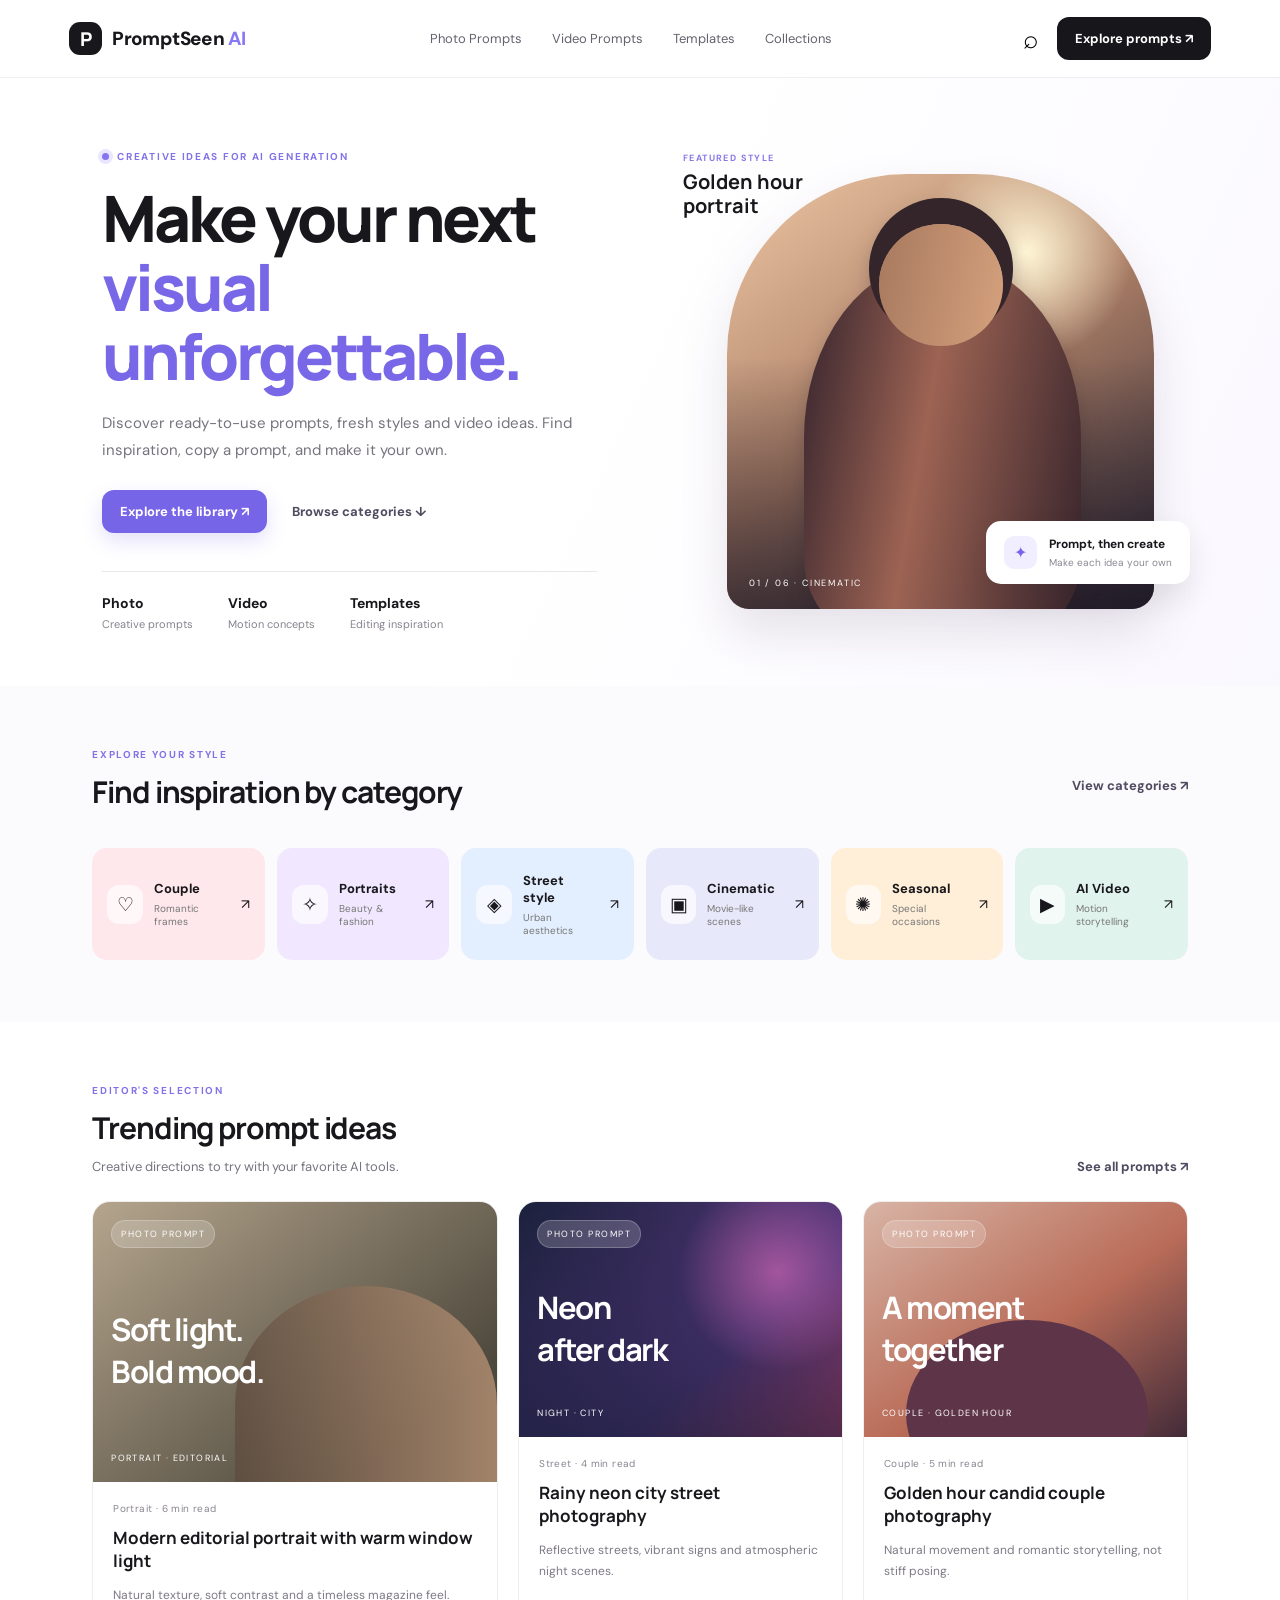
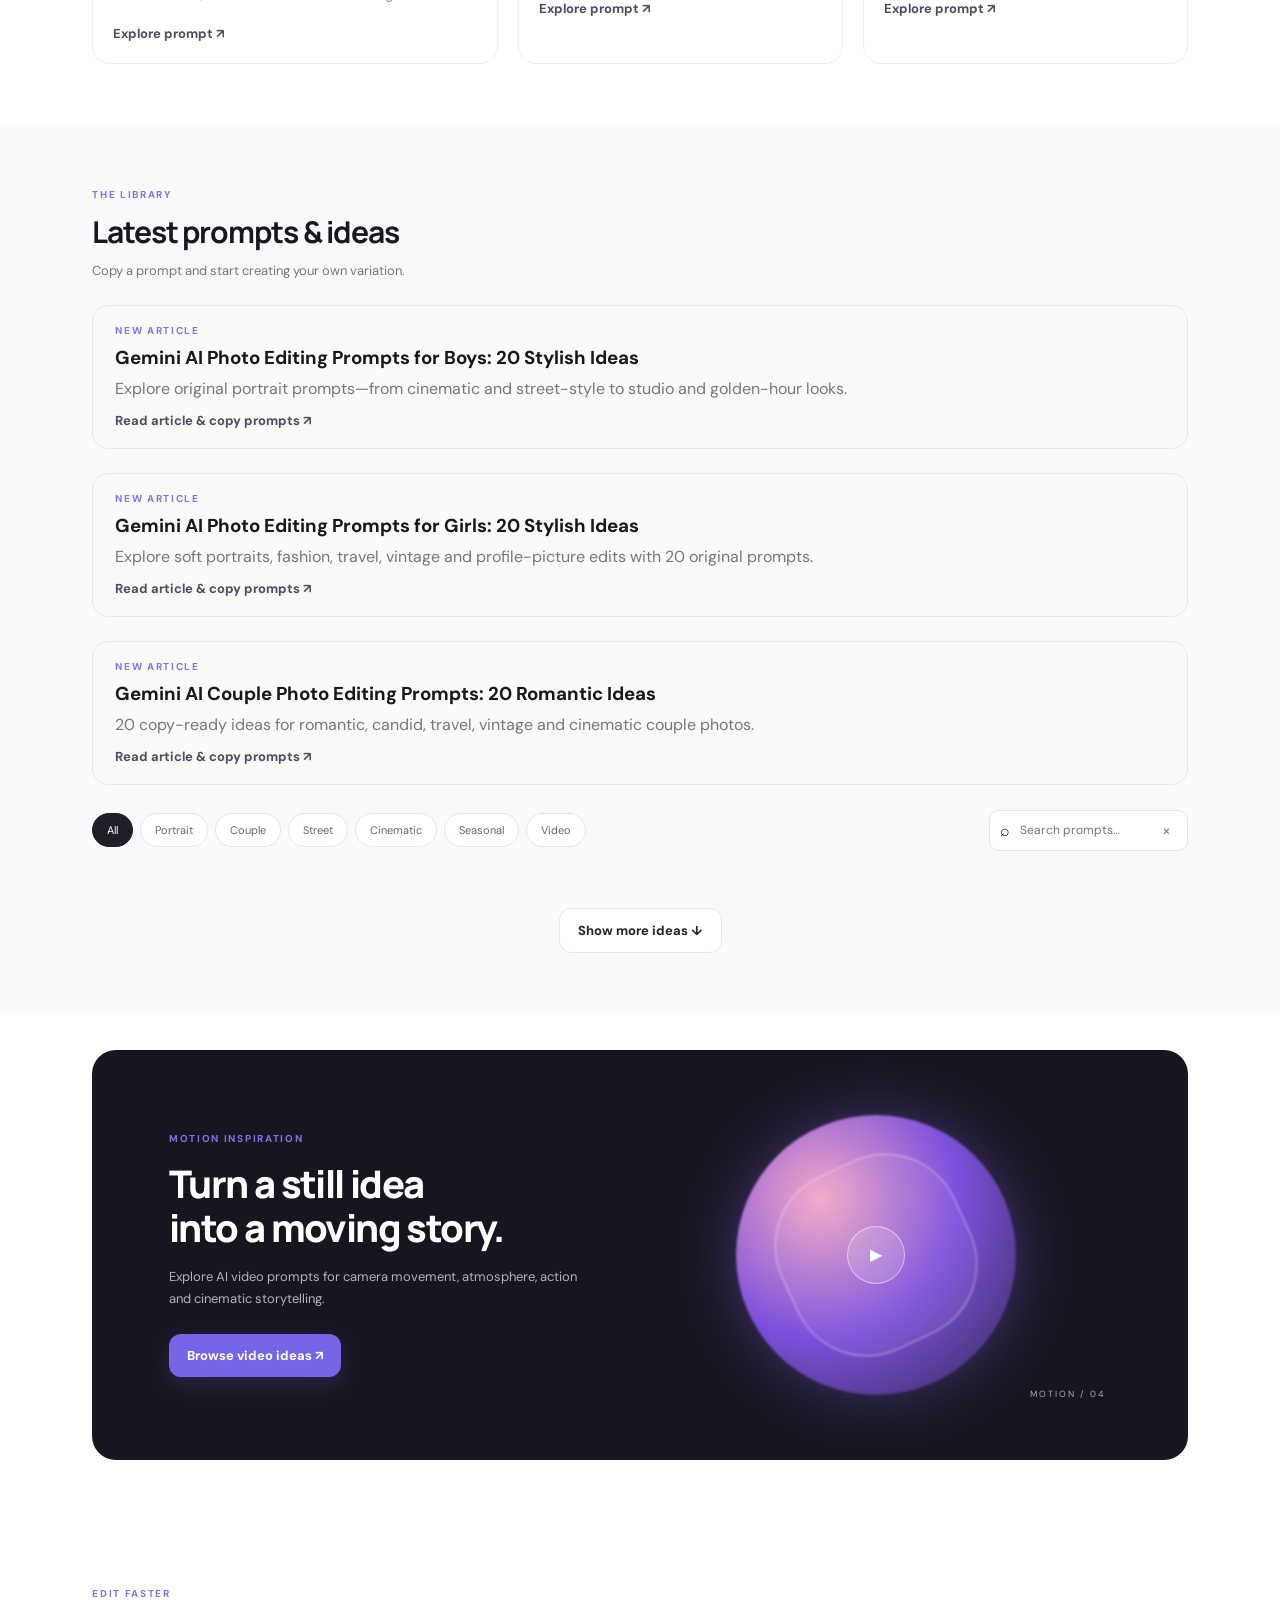
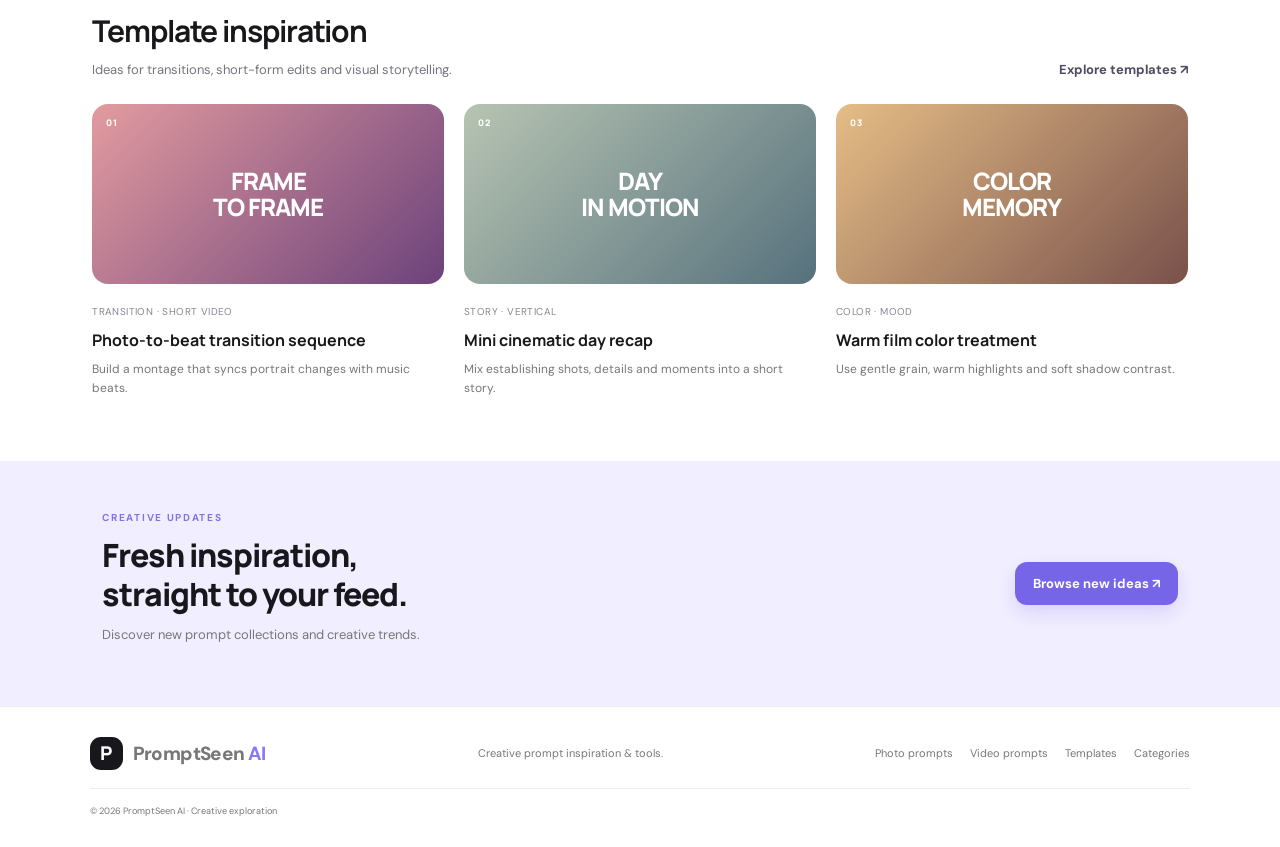
<file: index.html>
<!doctype html>
<html lang="en"><head><meta charset="utf-8"><meta name="viewport" content="width=device-width, initial-scale=1"><title>PromptSeen AI — AI Photo & Video Prompts</title><meta name="description" content="Discover creative AI photo prompts, cinematic video ideas and editing inspiration."><meta name="theme-color" content="#101014"><meta property="og:title" content="PromptSeen AI"><meta property="og:description" content="Explore AI photo prompts, video ideas and creative editing inspiration."><meta name="robots" content="index,follow,max-image-preview:large"><link rel="canonical" href="https://promptseen-ai.github.io/"><meta property="og:url" content="https://promptseen-ai.github.io/"><meta property="og:type" content="website"><meta name="twitter:card" content="summary_large_image"><meta name="twitter:title" content="PromptSeen AI — AI Photo & Video Prompts"><meta name="twitter:description" content="Explore AI photo prompts, video ideas and creative editing inspiration."><link rel="stylesheet" href="styles.css"><script type="application/ld+json">{"@context":"https://schema.org","@type":"WebSite","name":"PromptSeen AI","url":"https://promptseen-ai.github.io/","description":"Creative AI photo prompts, video ideas and editing inspiration.","potentialAction":{"@type":"SearchAction","target":"https://promptseen-ai.github.io/?q={search_term_string}","query-input":"required name=search_term_string"}}</script><script type="application/ld+json">{"@context":"https://schema.org","@type":"Organization","name":"PromptSeen AI","url":"https://promptseen-ai.github.io/"}</script></head><body>
<header class="site-header"><a class="brand" href="#"><span class="brand-mark">P</span><span>PromptSeen<span class="brand-ai"> AI</span></span></a><nav class="main-nav"><a href="#photo">Photo Prompts</a><a href="#video">Video Prompts</a><a href="#templates">Templates</a><a href="#collections">Collections</a></nav><div class="header-actions"><button class="icon-btn" id="searchToggle" aria-label="Search">⌕</button><a class="button button-dark" href="#latest">Explore prompts ↗</a><button class="menu-toggle" id="menuToggle" aria-label="Menu">☰</button></div></header>
<main><section class="hero"><div class="hero-copy"><div class="eyebrow"><i class="pulse"></i> Creative ideas for AI generation</div><h1>Make your next<br><span>visual unforgettable.</span></h1><p>Discover ready-to-use prompts, fresh styles and video ideas. Find inspiration, copy a prompt, and make it your own.</p><div class="hero-actions"><a class="button button-primary" href="#latest">Explore the library ↗</a><a class="text-link" href="#collections">Browse categories ↓</a></div><div class="hero-stats"><div><strong>Photo</strong><span>Creative prompts</span></div><div><strong>Video</strong><span>Motion concepts</span></div><div><strong>Templates</strong><span>Editing inspiration</span></div></div></div><div class="hero-art"><div class="art-label"><span>FEATURED STYLE</span><strong>Golden hour<br>portrait</strong></div><div class="hero-image"><div class="hero-silhouette"></div><div class="hero-image-caption">01 / 06 · CINEMATIC</div></div><div class="floating-note"><span class="note-icon">✦</span><div><strong>Prompt, then create</strong><small>Make each idea your own</small></div></div></div></section>
<section class="category-strip" id="collections"><div class="section-head compact"><div><div class="eyebrow">Explore your style</div><h2>Find inspiration by category</h2></div><a href="#latest" class="text-link">View categories ↗</a></div><div class="category-grid"><a class="category-card cat-couple" href="#latest" data-filter="Couple"><span class="cat-emoji">♡</span><span><strong>Couple</strong><small>Romantic frames</small></span><span class="cat-arrow">↗</span></a><a class="category-card cat-portrait" href="#latest" data-filter="Portrait"><span class="cat-emoji">✧</span><span><strong>Portraits</strong><small>Beauty & fashion</small></span><span class="cat-arrow">↗</span></a><a class="category-card cat-street" href="#latest" data-filter="Street"><span class="cat-emoji">◈</span><span><strong>Street style</strong><small>Urban aesthetics</small></span><span class="cat-arrow">↗</span></a><a class="category-card cat-cinema" href="#latest" data-filter="Cinematic"><span class="cat-emoji">▣</span><span><strong>Cinematic</strong><small>Movie-like scenes</small></span><span class="cat-arrow">↗</span></a><a class="category-card cat-season" href="#latest" data-filter="Seasonal"><span class="cat-emoji">✺</span><span><strong>Seasonal</strong><small>Special occasions</small></span><span class="cat-arrow">↗</span></a><a class="category-card cat-video" href="#video" data-filter="Video"><span class="cat-emoji">▶</span><span><strong>AI Video</strong><small>Motion storytelling</small></span><span class="cat-arrow">↗</span></a></div></section>
<section class="featured-section" id="photo"><div class="section-head"><div><div class="eyebrow">Editor's selection</div><h2>Trending prompt ideas</h2><p>Creative directions to try with your favorite AI tools.</p></div><a class="text-link" href="#latest">See all prompts ↗</a></div><div class="featured-grid"><article class="feature-card feature-large"><div class="feature-visual visual-editorial"><span class="visual-tag">PHOTO PROMPT</span><div class="visual-title">Soft light.<br>Bold mood.</div><span class="visual-foot">PORTRAIT · EDITORIAL</span></div><div class="feature-content"><div class="meta">Portrait · 6 min read</div><h3>Modern editorial portrait with warm window light</h3><p>Natural texture, soft contrast and a timeless magazine feel.</p><a href="#latest" class="text-link">Explore prompt ↗</a></div></article><article class="feature-card"><div class="feature-visual visual-neon"><span class="visual-tag">PHOTO PROMPT</span><div class="visual-title">Neon<br>after dark</div><span class="visual-foot">NIGHT · CITY</span></div><div class="feature-content"><div class="meta">Street · 4 min read</div><h3>Rainy neon city street photography</h3><p>Reflective streets, vibrant signs and atmospheric night scenes.</p><a href="#latest" class="text-link">Explore prompt ↗</a></div></article><article class="feature-card"><div class="feature-visual visual-romance"><span class="visual-tag">PHOTO PROMPT</span><div class="visual-title">A moment<br>together</div><span class="visual-foot">COUPLE · GOLDEN HOUR</span></div><div class="feature-content"><div class="meta">Couple · 5 min read</div><h3>Golden hour candid couple photography</h3><p>Natural movement and romantic storytelling, not stiff posing.</p><a href="#latest" class="text-link">Explore prompt ↗</a></div></article></div></section>
<section class="latest-section" id="latest"><div class="section-head"><div><div class="eyebrow">The library</div><h2>Latest prompts & ideas</h2><p>Copy a prompt and start creating your own variation.</p></div></div><div class="article-feature-link" style="margin:0 0 24px;padding:18px 22px;border:1px solid #e9e7eb;border-radius:16px;background:#fbfaf9"><div class="eyebrow">NEW ARTICLE</div><h3 style="margin:8px 0">Gemini AI Photo Editing Prompts for Boys: 20 Stylish Ideas</h3><p style="margin:0 0 10px;color:#777">Explore original portrait prompts—from cinematic and street-style to studio and golden-hour looks.</p><a class="text-link" href="articles/gemini-ai-photo-editing-prompts-for-boys.html">Read article & copy prompts ↗</a></div><div class="article-feature-link" style="margin:0 0 24px;padding:18px 22px;border:1px solid #e9e7eb;border-radius:16px;background:#fbfaf9"><div class="eyebrow">NEW ARTICLE</div><h3 style="margin:8px 0">Gemini AI Photo Editing Prompts for Girls: 20 Stylish Ideas</h3><p style="margin:0 0 10px;color:#777">Explore soft portraits, fashion, travel, vintage and profile-picture edits with 20 original prompts.</p><a class="text-link" href="articles/gemini-ai-photo-editing-prompts-for-girls.html">Read article & copy prompts ↗</a></div><div class="article-feature-link" style="margin:0 0 24px;padding:18px 22px;border:1px solid #e9e7eb;border-radius:16px;background:#fbfaf9"><div class="eyebrow">NEW ARTICLE</div><h3 style="margin:8px 0">Gemini AI Couple Photo Editing Prompts: 20 Romantic Ideas</h3><p style="margin:0 0 10px;color:#777">20 copy-ready ideas for romantic, candid, travel, vintage and cinematic couple photos.</p><a class="text-link" href="articles/gemini-ai-couple-photo-editing-prompts.html">Read article & copy prompts ↗</a></div><div class="filter-row"><div class="filters" id="filters"><button class="filter active" data-filter="All">All</button><button class="filter" data-filter="Portrait">Portrait</button><button class="filter" data-filter="Couple">Couple</button><button class="filter" data-filter="Street">Street</button><button class="filter" data-filter="Cinematic">Cinematic</button><button class="filter" data-filter="Seasonal">Seasonal</button><button class="filter" data-filter="Video">Video</button></div><div class="search-box"><span>⌕</span><input id="searchInput" placeholder="Search prompts…" aria-label="Search prompts"><button id="clearSearch" aria-label="Clear">×</button></div></div><div class="prompt-grid" id="promptGrid"></div><div class="load-more-wrap"><button class="button button-outline" id="loadMore">Show more ideas ↓</button></div></section>
<section class="video-section" id="video"><div class="video-banner"><div class="video-text"><div class="eyebrow">Motion inspiration</div><h2>Turn a still idea<br>into a moving story.</h2><p>Explore AI video prompts for camera movement, atmosphere, action and cinematic storytelling.</p><a class="button button-primary" href="#latest" data-filter-link="Video">Browse video ideas ↗</a></div><div class="video-art"><div class="video-orb orb-one"></div><div class="video-orb orb-two"></div><div class="video-play">▶</div><div class="video-caption">MOTION / 04</div></div></div></section>
<section class="templates-section" id="templates"><div class="section-head"><div><div class="eyebrow">Edit faster</div><h2>Template inspiration</h2><p>Ideas for transitions, short-form edits and visual storytelling.</p></div><a class="text-link" href="#latest">Explore templates ↗</a></div><div class="template-grid"><article class="template-card"><div class="template-visual template-a"><span>01</span><div>FRAME<br>TO FRAME</div></div><div><span class="meta">TRANSITION · SHORT VIDEO</span><h3>Photo-to-beat transition sequence</h3><p>Build a montage that syncs portrait changes with music beats.</p></div></article><article class="template-card"><div class="template-visual template-b"><span>02</span><div>DAY<br>IN MOTION</div></div><div><span class="meta">STORY · VERTICAL</span><h3>Mini cinematic day recap</h3><p>Mix establishing shots, details and moments into a short story.</p></div></article><article class="template-card"><div class="template-visual template-c"><span>03</span><div>COLOR<br>MEMORY</div></div><div><span class="meta">COLOR · MOOD</span><h3>Warm film color treatment</h3><p>Use gentle grain, warm highlights and soft shadow contrast.</p></div></article></div></section>
<section class="newsletter"><div><div class="eyebrow">Creative updates</div><h2>Fresh inspiration,<br>straight to your feed.</h2><p>Discover new prompt collections and creative trends.</p></div><a href="#latest" class="button button-primary">Browse new ideas ↗</a></section></main>
<footer class="footer"><a class="brand" href="#"><span class="brand-mark">P</span><span>PromptSeen<span class="brand-ai"> AI</span></span></a><span>Creative prompt inspiration & tools.</span><nav><a href="#photo">Photo prompts</a><a href="#video">Video prompts</a><a href="#templates">Templates</a><a href="#collections">Categories</a></nav><small>© 2026 PromptSeen AI · Creative exploration</small></footer><script src="app.js"></script></body></html>
</file>
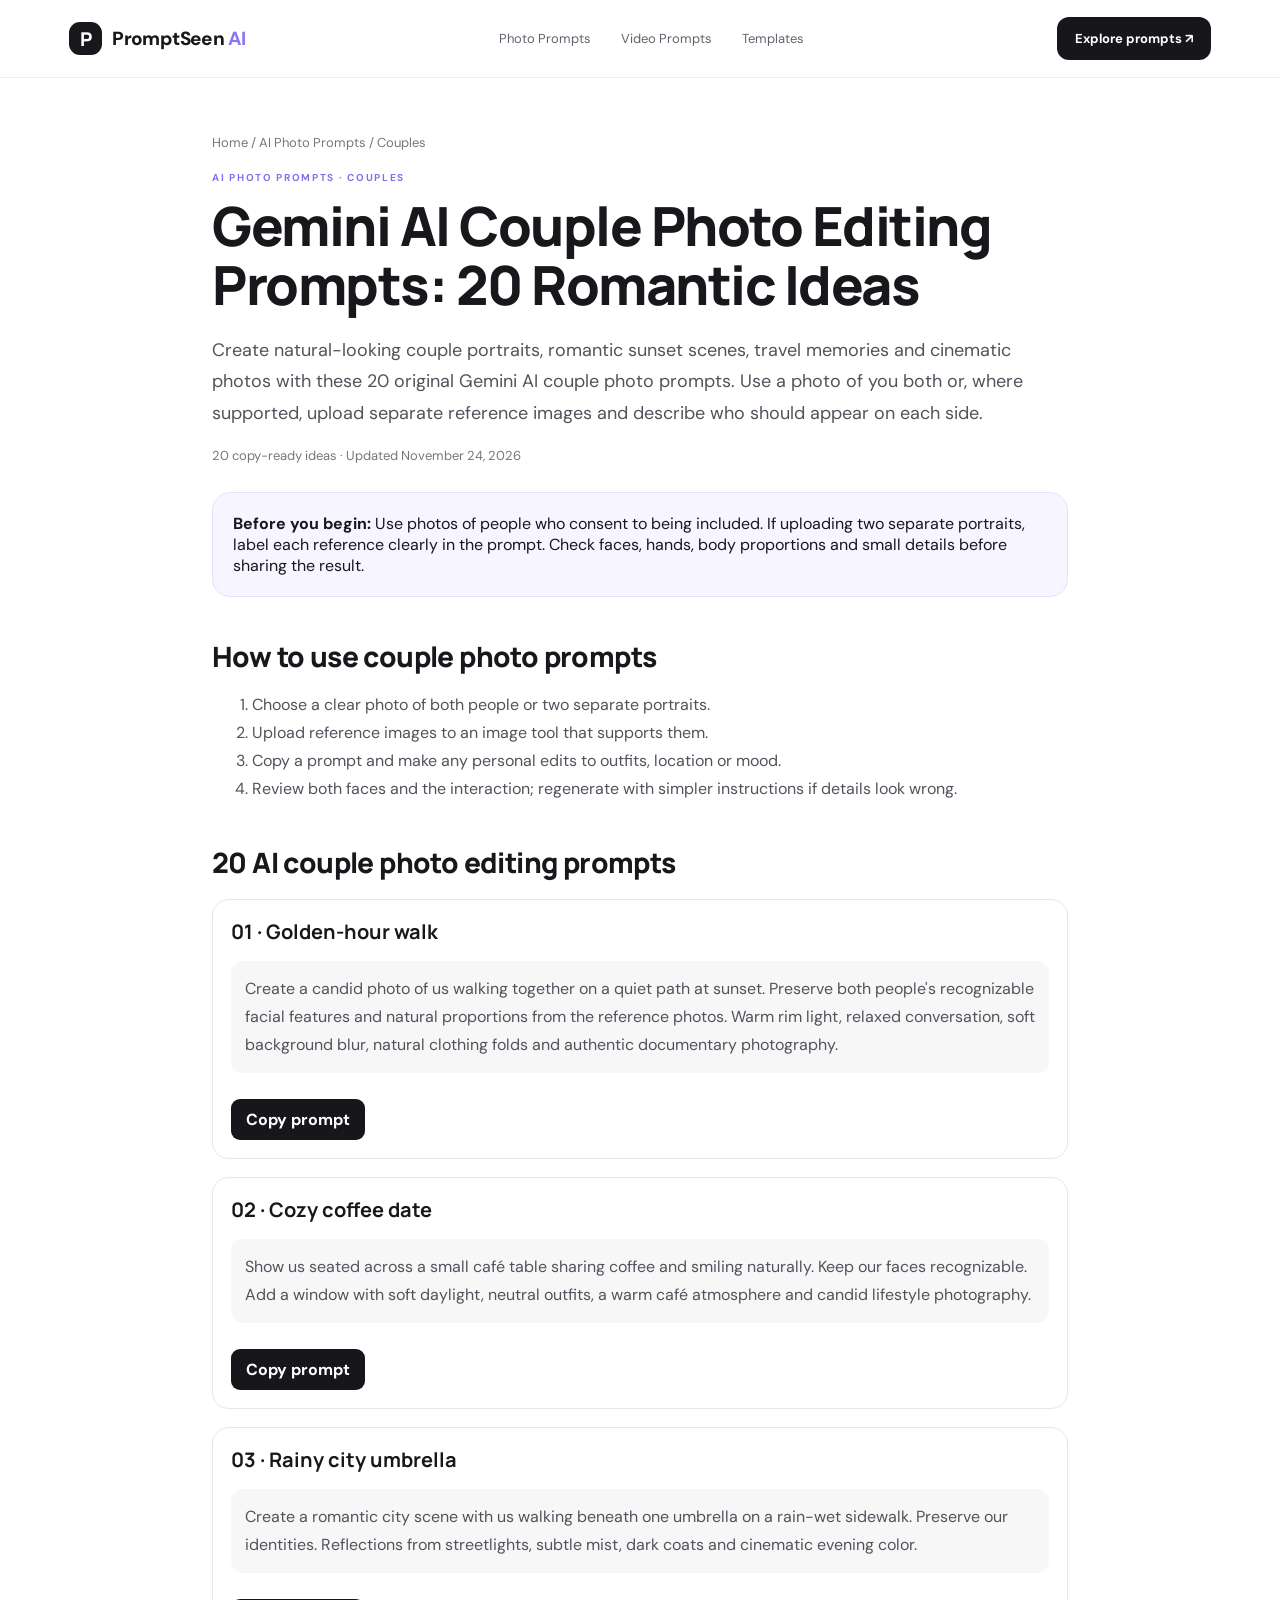
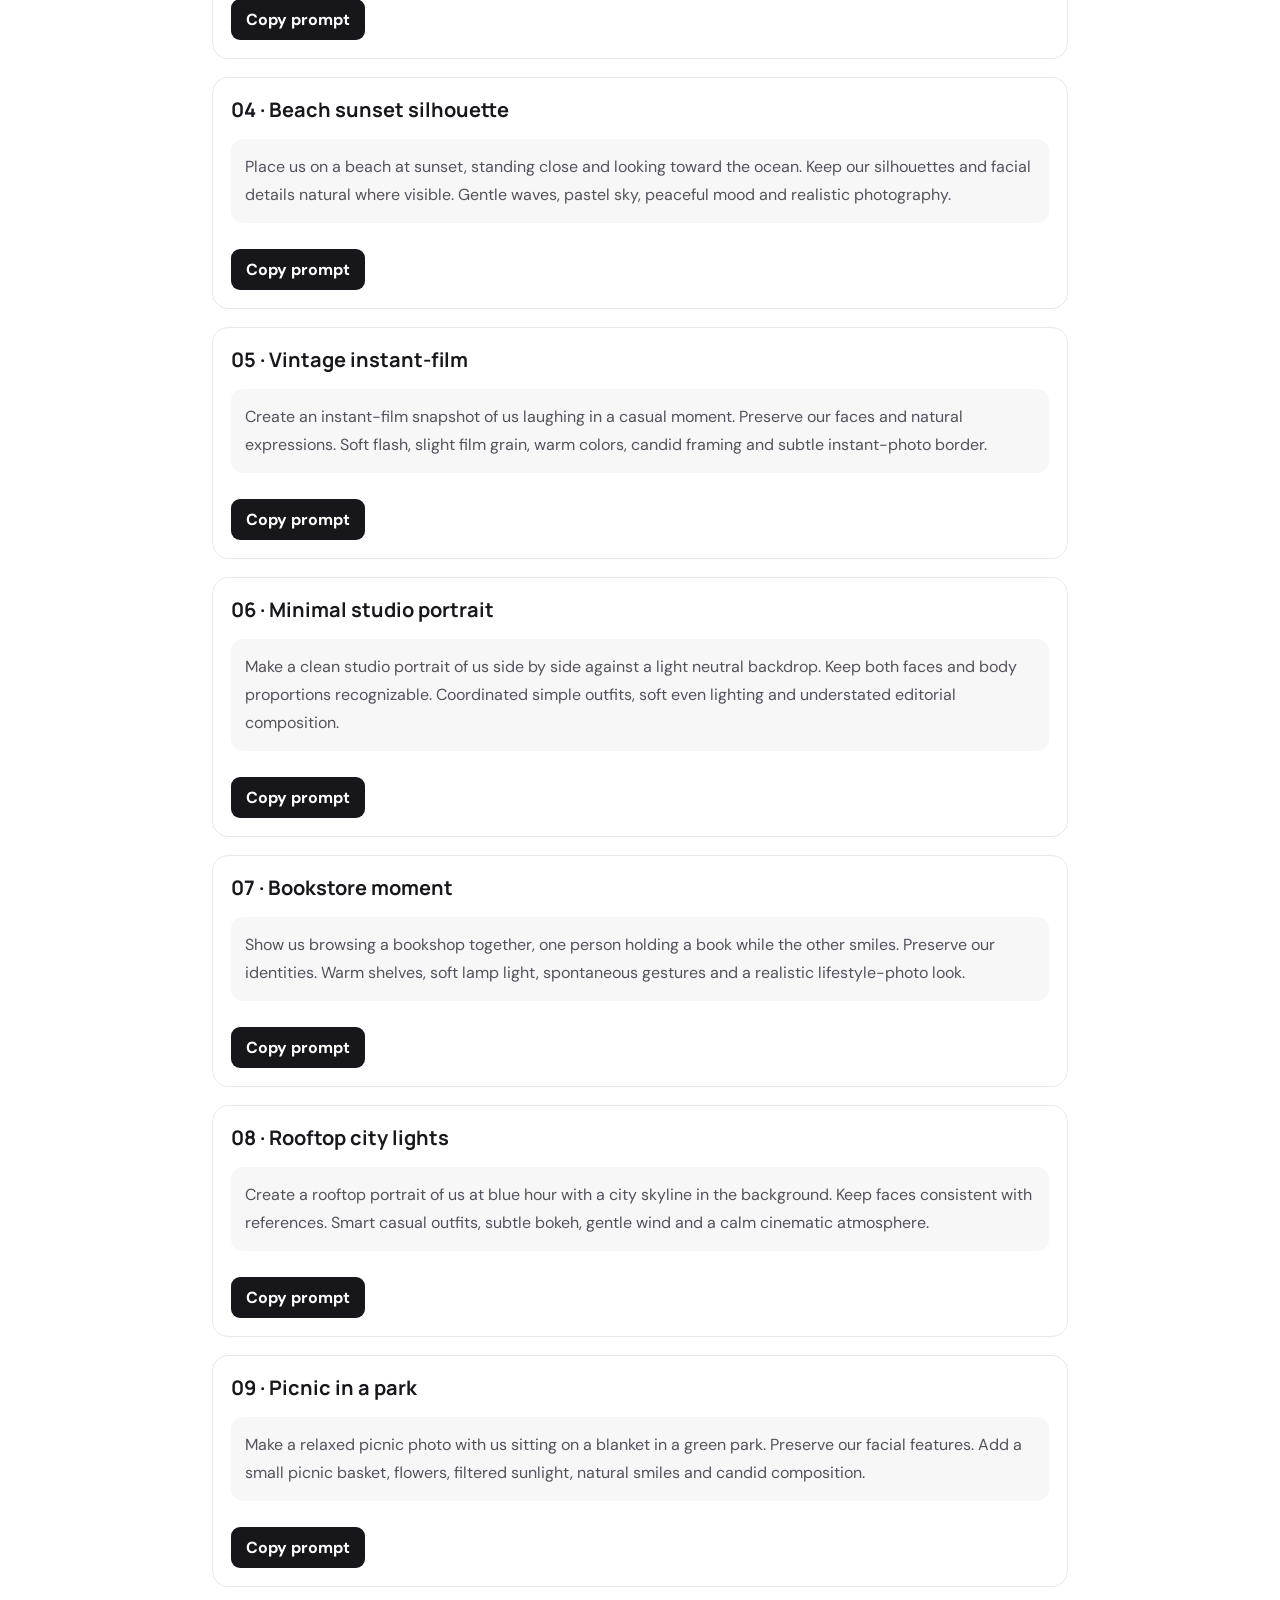
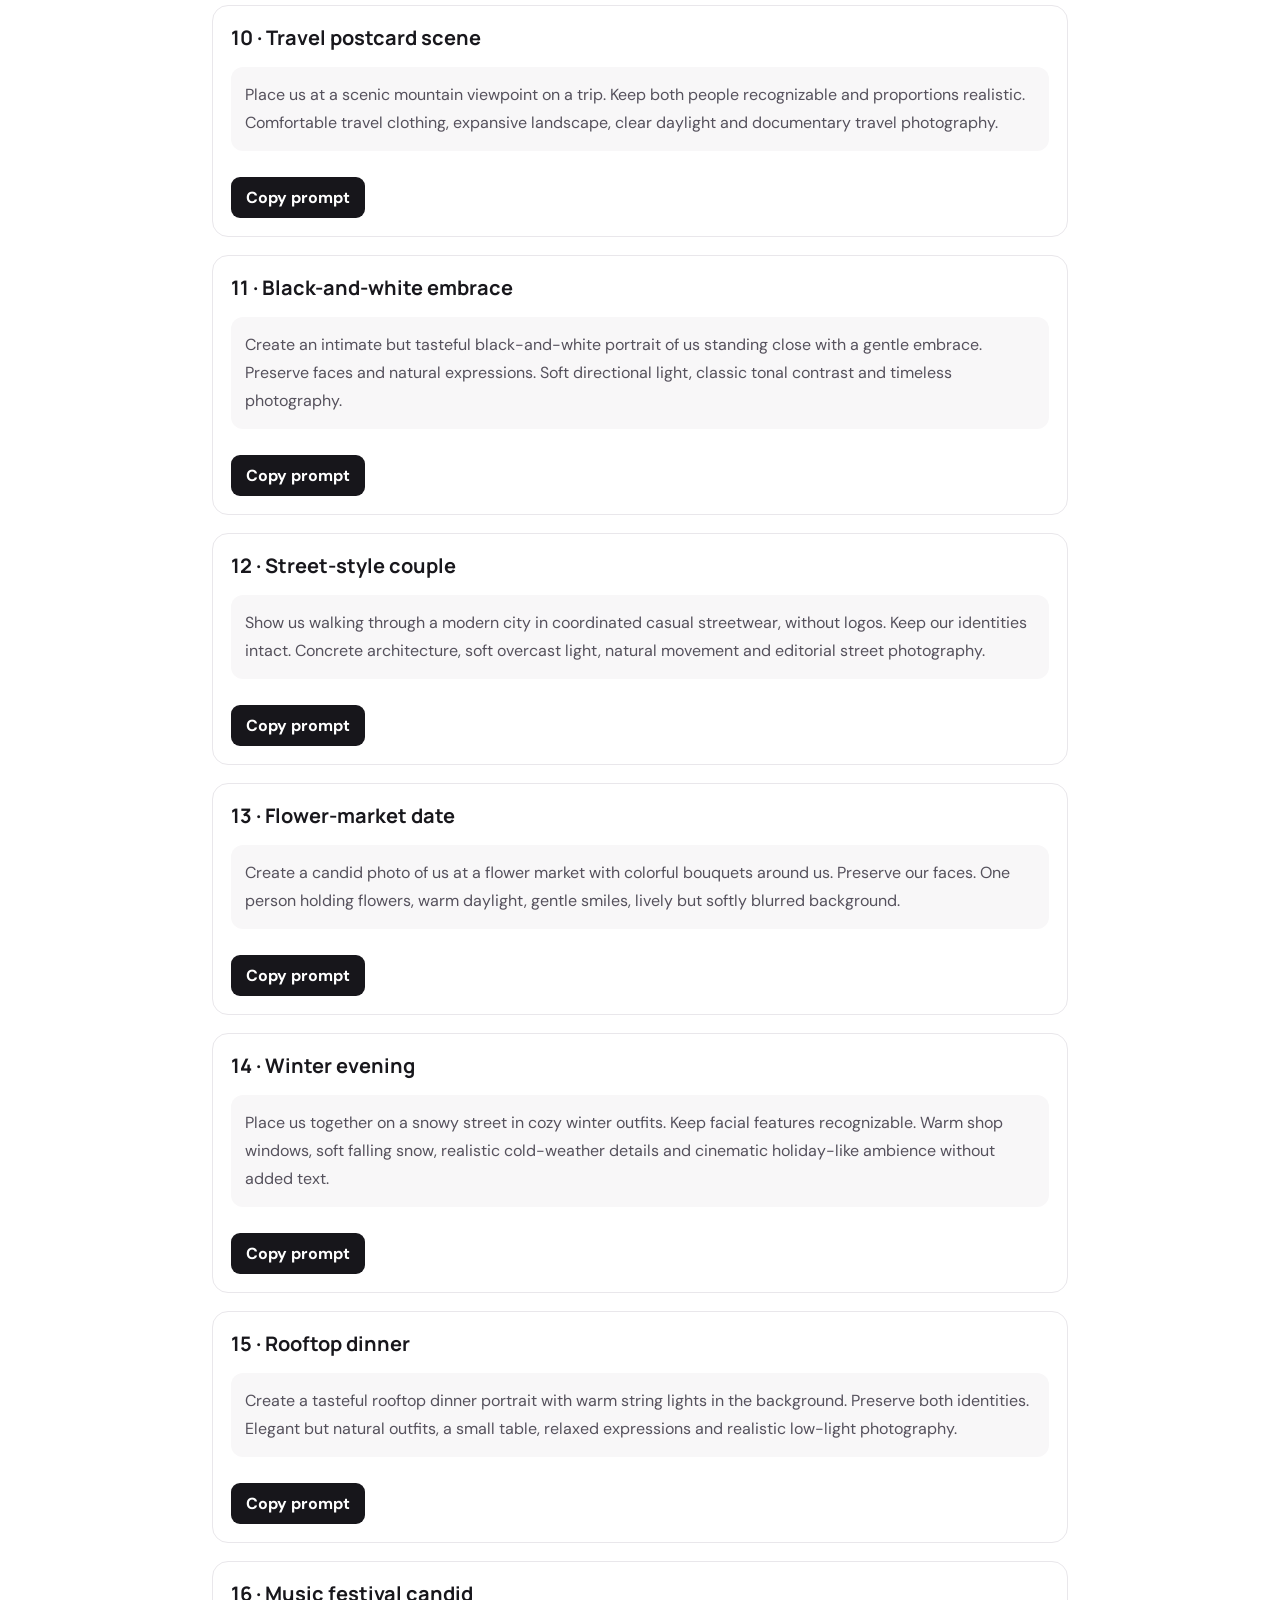
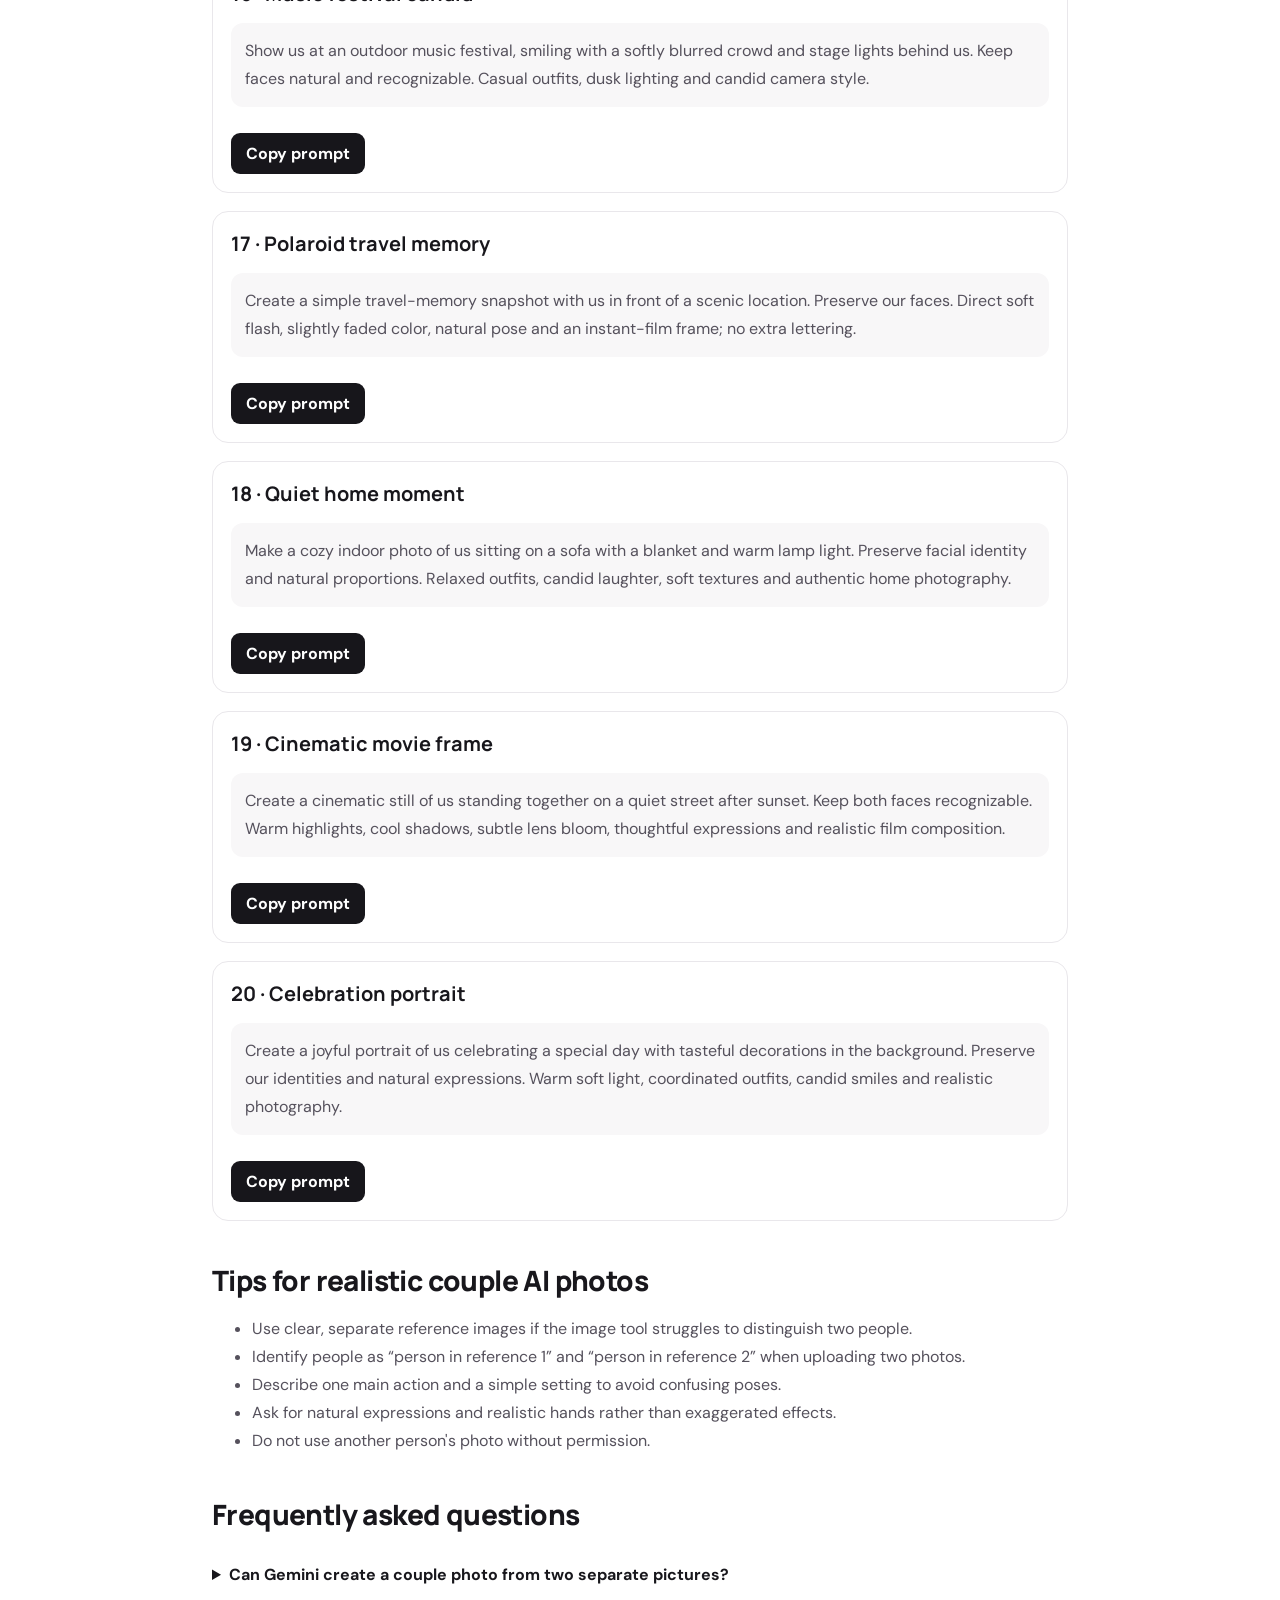
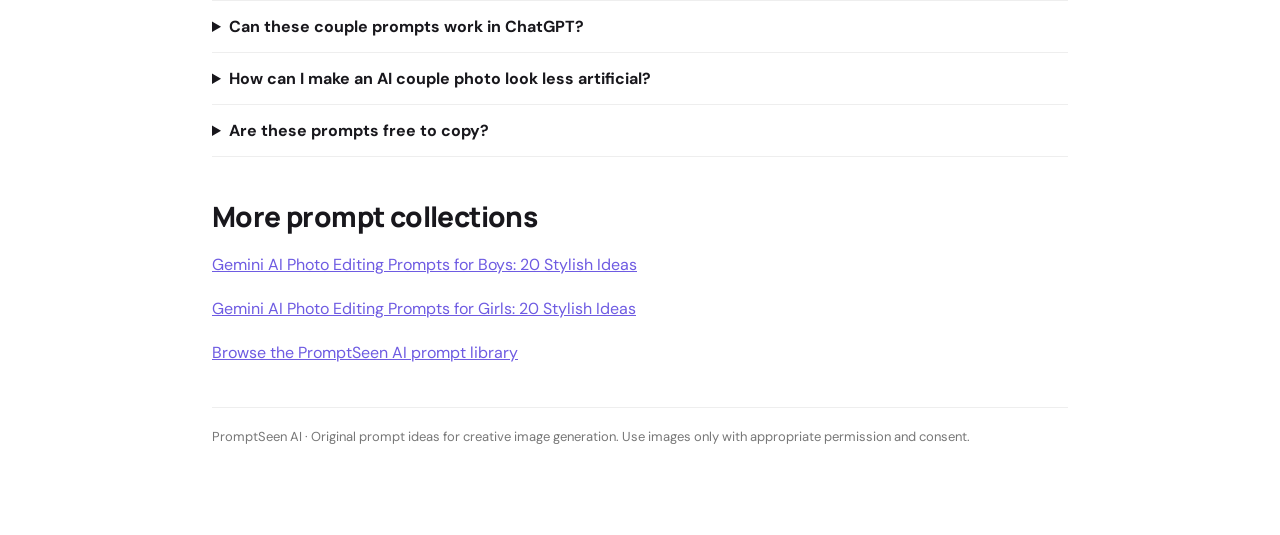
<file: articles/gemini-ai-couple-photo-editing-prompts.html>
<!doctype html>
<html lang="en"><head><meta charset="utf-8"><meta name="viewport" content="width=device-width, initial-scale=1">
<title>Gemini AI Couple Photo Editing Prompts: 20 Romantic Ideas | PromptSeen AI</title>
<meta name="description" content="Copy 20 original Gemini AI couple photo prompts for romantic portraits, candid moments, travel, sunset, studio, vintage and cinematic styles.">
<meta name="keywords" content="Gemini AI couple photo prompts, couple photo editing prompts, AI couple portrait, romantic couple prompt, ChatGPT couple photo prompts, anniversary photo prompt, sunset couple photo, cinematic couple portrait, aesthetic couple picture, couple image generator prompts">
<meta name="robots" content="index,follow,max-image-preview:large"><link rel="canonical" href="https://promptseen-ai.github.io/articles/gemini-ai-couple-photo-editing-prompts.html">
<meta property="og:title" content="Gemini AI Couple Photo Editing Prompts: 20 Romantic Ideas"><meta property="og:description" content="20 original copy-ready couple prompts for romantic, candid, travel, vintage and cinematic images."><meta property="og:type" content="article"><meta property="og:url" content="https://promptseen-ai.github.io/articles/gemini-ai-couple-photo-editing-prompts.html"><meta name="twitter:card" content="summary_large_image"><meta name="twitter:title" content="Gemini AI Couple Photo Editing Prompts: 20 Romantic Ideas"><meta name="twitter:description" content="Try 20 original couple photo prompts for Gemini and other image tools."><link rel="stylesheet" href="../styles.css">
<style>
.article-wrap{max-width:900px;margin:0 auto;padding:56px 22px 90px}.crumb{font-size:13px;color:#777;margin-bottom:20px}.article-wrap h1{font:800 clamp(34px,5vw,54px)/1.1 Manrope,sans-serif;letter-spacing:-1.5px;margin:12px 0 20px}.article-lead{font-size:18px;line-height:1.75;color:#595661}.article-meta{font-size:13px;color:#777;margin:18px 0 28px}.article-wrap h2{font:800 28px Manrope,sans-serif;letter-spacing:-.6px;margin:40px 0 16px}.article-wrap h3{font:700 20px Manrope,sans-serif;margin:20px 0 10px}.article-wrap p,.article-wrap li{line-height:1.75;color:#55515c}.quick-box{background:#f7f5ff;border:1px solid #e7e1ff;border-radius:18px;padding:20px;margin:24px 0}.prompt-card{border:1px solid #e9e7eb;border-radius:16px;padding:18px;margin:18px 0}.prompt-card h3{margin-top:0}.prompt-text{background:#f8f7f8;border-radius:12px;padding:14px;line-height:1.65;color:#403d47;white-space:pre-wrap}.copy-prompt{margin-top:10px;background:#17161b;color:#fff;border:0;border-radius:9px;padding:10px 15px;font-weight:700;cursor:pointer}.article-wrap .related a{color:#6e5be2;text-decoration:underline}.article-wrap details{border-bottom:1px solid #eee;padding:15px 0}.article-wrap summary{font-weight:700;cursor:pointer}.article-wrap .faq-answer{padding:6px 0 0}.article-footer{border-top:1px solid #eee;padding-top:20px;margin-top:40px;color:#777;font-size:13px}@media(max-width:600px){.article-wrap{padding-top:32px}.prompt-card{padding:13px}.article-wrap h2{font-size:24px}}
</style>
<script type="application/ld+json">{"@context":"https://schema.org","@type":"Article","headline":"Gemini AI Couple Photo Editing Prompts: 20 Romantic Ideas","description":"20 original AI couple photo prompts for romantic portraits, candid scenes, travel, vintage and cinematic styles.","mainEntityOfPage":{"@type":"WebPage","@id":"https://promptseen-ai.github.io/articles/gemini-ai-couple-photo-editing-prompts.html"},"datePublished":"2026-11-24","dateModified":"2026-11-24","author":{"@type":"Organization","name":"PromptSeen AI"},"publisher":{"@type":"Organization","name":"PromptSeen AI","url":"https://promptseen-ai.github.io/"},"articleSection":"AI Photo Prompts","keywords":["Gemini AI couple photo prompts","romantic couple portrait","couple photo editing","cinematic couple picture","travel couple prompts"]}</script></head>
<body><header class="site-header"><a class="brand" href="../index.html"><span class="brand-mark">P</span><span>PromptSeen<span class="brand-ai"> AI</span></span></a><nav class="main-nav"><a href="../index.html#photo">Photo Prompts</a><a href="../index.html#video">Video Prompts</a><a href="../index.html#templates">Templates</a></nav><div class="header-actions"><a class="button button-dark" href="../index.html#latest">Explore prompts ↗</a></div></header>
<main class="article-wrap"><div class="crumb"><a href="../index.html">Home</a> / AI Photo Prompts / Couples</div><div class="eyebrow">AI PHOTO PROMPTS · COUPLES</div><h1>Gemini AI Couple Photo Editing Prompts: 20 Romantic Ideas</h1>
<p class="article-lead">Create natural-looking couple portraits, romantic sunset scenes, travel memories and cinematic photos with these 20 original Gemini AI couple photo prompts. Use a photo of you both or, where supported, upload separate reference images and describe who should appear on each side.</p><div class="article-meta">20 copy-ready ideas · Updated November 24, 2026</div>
<div class="quick-box"><strong>Before you begin:</strong> Use photos of people who consent to being included. If uploading two separate portraits, label each reference clearly in the prompt. Check faces, hands, body proportions and small details before sharing the result.</div>
<h2>How to use couple photo prompts</h2><ol><li>Choose a clear photo of both people or two separate portraits.</li><li>Upload reference images to an image tool that supports them.</li><li>Copy a prompt and make any personal edits to outfits, location or mood.</li><li>Review both faces and the interaction; regenerate with simpler instructions if details look wrong.</li></ol>
<h2>20 AI couple photo editing prompts</h2>
<section class="prompt-card"><h3>01 · Golden-hour walk</h3><p class="prompt-text">Create a candid photo of us walking together on a quiet path at sunset. Preserve both people's recognizable facial features and natural proportions from the reference photos. Warm rim light, relaxed conversation, soft background blur, natural clothing folds and authentic documentary photography.</p><button class="copy-prompt" type="button" onclick="navigator.clipboard.writeText(this.previousElementSibling.textContent).then(()=>{this.textContent='Copied!';setTimeout(()=>this.textContent='Copy prompt',1200)})">Copy prompt</button></section><section class="prompt-card"><h3>02 · Cozy coffee date</h3><p class="prompt-text">Show us seated across a small café table sharing coffee and smiling naturally. Keep our faces recognizable. Add a window with soft daylight, neutral outfits, a warm café atmosphere and candid lifestyle photography.</p><button class="copy-prompt" type="button" onclick="navigator.clipboard.writeText(this.previousElementSibling.textContent).then(()=>{this.textContent='Copied!';setTimeout(()=>this.textContent='Copy prompt',1200)})">Copy prompt</button></section><section class="prompt-card"><h3>03 · Rainy city umbrella</h3><p class="prompt-text">Create a romantic city scene with us walking beneath one umbrella on a rain-wet sidewalk. Preserve our identities. Reflections from streetlights, subtle mist, dark coats and cinematic evening color.</p><button class="copy-prompt" type="button" onclick="navigator.clipboard.writeText(this.previousElementSibling.textContent).then(()=>{this.textContent='Copied!';setTimeout(()=>this.textContent='Copy prompt',1200)})">Copy prompt</button></section><section class="prompt-card"><h3>04 · Beach sunset silhouette</h3><p class="prompt-text">Place us on a beach at sunset, standing close and looking toward the ocean. Keep our silhouettes and facial details natural where visible. Gentle waves, pastel sky, peaceful mood and realistic photography.</p><button class="copy-prompt" type="button" onclick="navigator.clipboard.writeText(this.previousElementSibling.textContent).then(()=>{this.textContent='Copied!';setTimeout(()=>this.textContent='Copy prompt',1200)})">Copy prompt</button></section><section class="prompt-card"><h3>05 · Vintage instant-film</h3><p class="prompt-text">Create an instant-film snapshot of us laughing in a casual moment. Preserve our faces and natural expressions. Soft flash, slight film grain, warm colors, candid framing and subtle instant-photo border.</p><button class="copy-prompt" type="button" onclick="navigator.clipboard.writeText(this.previousElementSibling.textContent).then(()=>{this.textContent='Copied!';setTimeout(()=>this.textContent='Copy prompt',1200)})">Copy prompt</button></section><section class="prompt-card"><h3>06 · Minimal studio portrait</h3><p class="prompt-text">Make a clean studio portrait of us side by side against a light neutral backdrop. Keep both faces and body proportions recognizable. Coordinated simple outfits, soft even lighting and understated editorial composition.</p><button class="copy-prompt" type="button" onclick="navigator.clipboard.writeText(this.previousElementSibling.textContent).then(()=>{this.textContent='Copied!';setTimeout(()=>this.textContent='Copy prompt',1200)})">Copy prompt</button></section><section class="prompt-card"><h3>07 · Bookstore moment</h3><p class="prompt-text">Show us browsing a bookshop together, one person holding a book while the other smiles. Preserve our identities. Warm shelves, soft lamp light, spontaneous gestures and a realistic lifestyle-photo look.</p><button class="copy-prompt" type="button" onclick="navigator.clipboard.writeText(this.previousElementSibling.textContent).then(()=>{this.textContent='Copied!';setTimeout(()=>this.textContent='Copy prompt',1200)})">Copy prompt</button></section><section class="prompt-card"><h3>08 · Rooftop city lights</h3><p class="prompt-text">Create a rooftop portrait of us at blue hour with a city skyline in the background. Keep faces consistent with references. Smart casual outfits, subtle bokeh, gentle wind and a calm cinematic atmosphere.</p><button class="copy-prompt" type="button" onclick="navigator.clipboard.writeText(this.previousElementSibling.textContent).then(()=>{this.textContent='Copied!';setTimeout(()=>this.textContent='Copy prompt',1200)})">Copy prompt</button></section><section class="prompt-card"><h3>09 · Picnic in a park</h3><p class="prompt-text">Make a relaxed picnic photo with us sitting on a blanket in a green park. Preserve our facial features. Add a small picnic basket, flowers, filtered sunlight, natural smiles and candid composition.</p><button class="copy-prompt" type="button" onclick="navigator.clipboard.writeText(this.previousElementSibling.textContent).then(()=>{this.textContent='Copied!';setTimeout(()=>this.textContent='Copy prompt',1200)})">Copy prompt</button></section><section class="prompt-card"><h3>10 · Travel postcard scene</h3><p class="prompt-text">Place us at a scenic mountain viewpoint on a trip. Keep both people recognizable and proportions realistic. Comfortable travel clothing, expansive landscape, clear daylight and documentary travel photography.</p><button class="copy-prompt" type="button" onclick="navigator.clipboard.writeText(this.previousElementSibling.textContent).then(()=>{this.textContent='Copied!';setTimeout(()=>this.textContent='Copy prompt',1200)})">Copy prompt</button></section><section class="prompt-card"><h3>11 · Black-and-white embrace</h3><p class="prompt-text">Create an intimate but tasteful black-and-white portrait of us standing close with a gentle embrace. Preserve faces and natural expressions. Soft directional light, classic tonal contrast and timeless photography.</p><button class="copy-prompt" type="button" onclick="navigator.clipboard.writeText(this.previousElementSibling.textContent).then(()=>{this.textContent='Copied!';setTimeout(()=>this.textContent='Copy prompt',1200)})">Copy prompt</button></section><section class="prompt-card"><h3>12 · Street-style couple</h3><p class="prompt-text">Show us walking through a modern city in coordinated casual streetwear, without logos. Keep our identities intact. Concrete architecture, soft overcast light, natural movement and editorial street photography.</p><button class="copy-prompt" type="button" onclick="navigator.clipboard.writeText(this.previousElementSibling.textContent).then(()=>{this.textContent='Copied!';setTimeout(()=>this.textContent='Copy prompt',1200)})">Copy prompt</button></section><section class="prompt-card"><h3>13 · Flower-market date</h3><p class="prompt-text">Create a candid photo of us at a flower market with colorful bouquets around us. Preserve our faces. One person holding flowers, warm daylight, gentle smiles, lively but softly blurred background.</p><button class="copy-prompt" type="button" onclick="navigator.clipboard.writeText(this.previousElementSibling.textContent).then(()=>{this.textContent='Copied!';setTimeout(()=>this.textContent='Copy prompt',1200)})">Copy prompt</button></section><section class="prompt-card"><h3>14 · Winter evening</h3><p class="prompt-text">Place us together on a snowy street in cozy winter outfits. Keep facial features recognizable. Warm shop windows, soft falling snow, realistic cold-weather details and cinematic holiday-like ambience without added text.</p><button class="copy-prompt" type="button" onclick="navigator.clipboard.writeText(this.previousElementSibling.textContent).then(()=>{this.textContent='Copied!';setTimeout(()=>this.textContent='Copy prompt',1200)})">Copy prompt</button></section><section class="prompt-card"><h3>15 · Rooftop dinner</h3><p class="prompt-text">Create a tasteful rooftop dinner portrait with warm string lights in the background. Preserve both identities. Elegant but natural outfits, a small table, relaxed expressions and realistic low-light photography.</p><button class="copy-prompt" type="button" onclick="navigator.clipboard.writeText(this.previousElementSibling.textContent).then(()=>{this.textContent='Copied!';setTimeout(()=>this.textContent='Copy prompt',1200)})">Copy prompt</button></section><section class="prompt-card"><h3>16 · Music festival candid</h3><p class="prompt-text">Show us at an outdoor music festival, smiling with a softly blurred crowd and stage lights behind us. Keep faces natural and recognizable. Casual outfits, dusk lighting and candid camera style.</p><button class="copy-prompt" type="button" onclick="navigator.clipboard.writeText(this.previousElementSibling.textContent).then(()=>{this.textContent='Copied!';setTimeout(()=>this.textContent='Copy prompt',1200)})">Copy prompt</button></section><section class="prompt-card"><h3>17 · Polaroid travel memory</h3><p class="prompt-text">Create a simple travel-memory snapshot with us in front of a scenic location. Preserve our faces. Direct soft flash, slightly faded color, natural pose and an instant-film frame; no extra lettering.</p><button class="copy-prompt" type="button" onclick="navigator.clipboard.writeText(this.previousElementSibling.textContent).then(()=>{this.textContent='Copied!';setTimeout(()=>this.textContent='Copy prompt',1200)})">Copy prompt</button></section><section class="prompt-card"><h3>18 · Quiet home moment</h3><p class="prompt-text">Make a cozy indoor photo of us sitting on a sofa with a blanket and warm lamp light. Preserve facial identity and natural proportions. Relaxed outfits, candid laughter, soft textures and authentic home photography.</p><button class="copy-prompt" type="button" onclick="navigator.clipboard.writeText(this.previousElementSibling.textContent).then(()=>{this.textContent='Copied!';setTimeout(()=>this.textContent='Copy prompt',1200)})">Copy prompt</button></section><section class="prompt-card"><h3>19 · Cinematic movie frame</h3><p class="prompt-text">Create a cinematic still of us standing together on a quiet street after sunset. Keep both faces recognizable. Warm highlights, cool shadows, subtle lens bloom, thoughtful expressions and realistic film composition.</p><button class="copy-prompt" type="button" onclick="navigator.clipboard.writeText(this.previousElementSibling.textContent).then(()=>{this.textContent='Copied!';setTimeout(()=>this.textContent='Copy prompt',1200)})">Copy prompt</button></section><section class="prompt-card"><h3>20 · Celebration portrait</h3><p class="prompt-text">Create a joyful portrait of us celebrating a special day with tasteful decorations in the background. Preserve our identities and natural expressions. Warm soft light, coordinated outfits, candid smiles and realistic photography.</p><button class="copy-prompt" type="button" onclick="navigator.clipboard.writeText(this.previousElementSibling.textContent).then(()=>{this.textContent='Copied!';setTimeout(()=>this.textContent='Copy prompt',1200)})">Copy prompt</button></section>
<h2>Tips for realistic couple AI photos</h2><ul><li>Use clear, separate reference images if the image tool struggles to distinguish two people.</li><li>Identify people as “person in reference 1” and “person in reference 2” when uploading two photos.</li><li>Describe one main action and a simple setting to avoid confusing poses.</li><li>Ask for natural expressions and realistic hands rather than exaggerated effects.</li><li>Do not use another person's photo without permission.</li></ul>
<h2>Frequently asked questions</h2>
<details><summary>Can Gemini create a couple photo from two separate pictures?</summary><div class="faq-answer"><p>Some image tools support multiple reference images. Upload each photo separately and clearly explain which person should be placed on the left or right. Feature availability varies by tool.</p></div></details>
<details><summary>Can these couple prompts work in ChatGPT?</summary><div class="faq-answer"><p>Yes, they are written as plain-language prompts that can be adapted to ChatGPT image generation or other compatible tools. Results depend on each tool's image features.</p></div></details>
<details><summary>How can I make an AI couple photo look less artificial?</summary><div class="faq-answer"><p>Choose a simple setting, specify natural lighting and candid body language, and avoid requesting many effects at once. Review faces, hands and proportions before sharing.</p></div></details>
<details><summary>Are these prompts free to copy?</summary><div class="faq-answer"><p>Yes, the prompt text is free to copy and customize. Image tools may have separate access limits or charges.</p></div></details>
<div class="related"><h2>More prompt collections</h2><p><a href="gemini-ai-photo-editing-prompts-for-boys.html">Gemini AI Photo Editing Prompts for Boys: 20 Stylish Ideas</a></p><p><a href="gemini-ai-photo-editing-prompts-for-girls.html">Gemini AI Photo Editing Prompts for Girls: 20 Stylish Ideas</a></p><p><a href="../index.html">Browse the PromptSeen AI prompt library</a></p></div>
<div class="article-footer">PromptSeen AI · Original prompt ideas for creative image generation. Use images only with appropriate permission and consent.</div></main><script src="../app.js"></script></body></html>
</file>
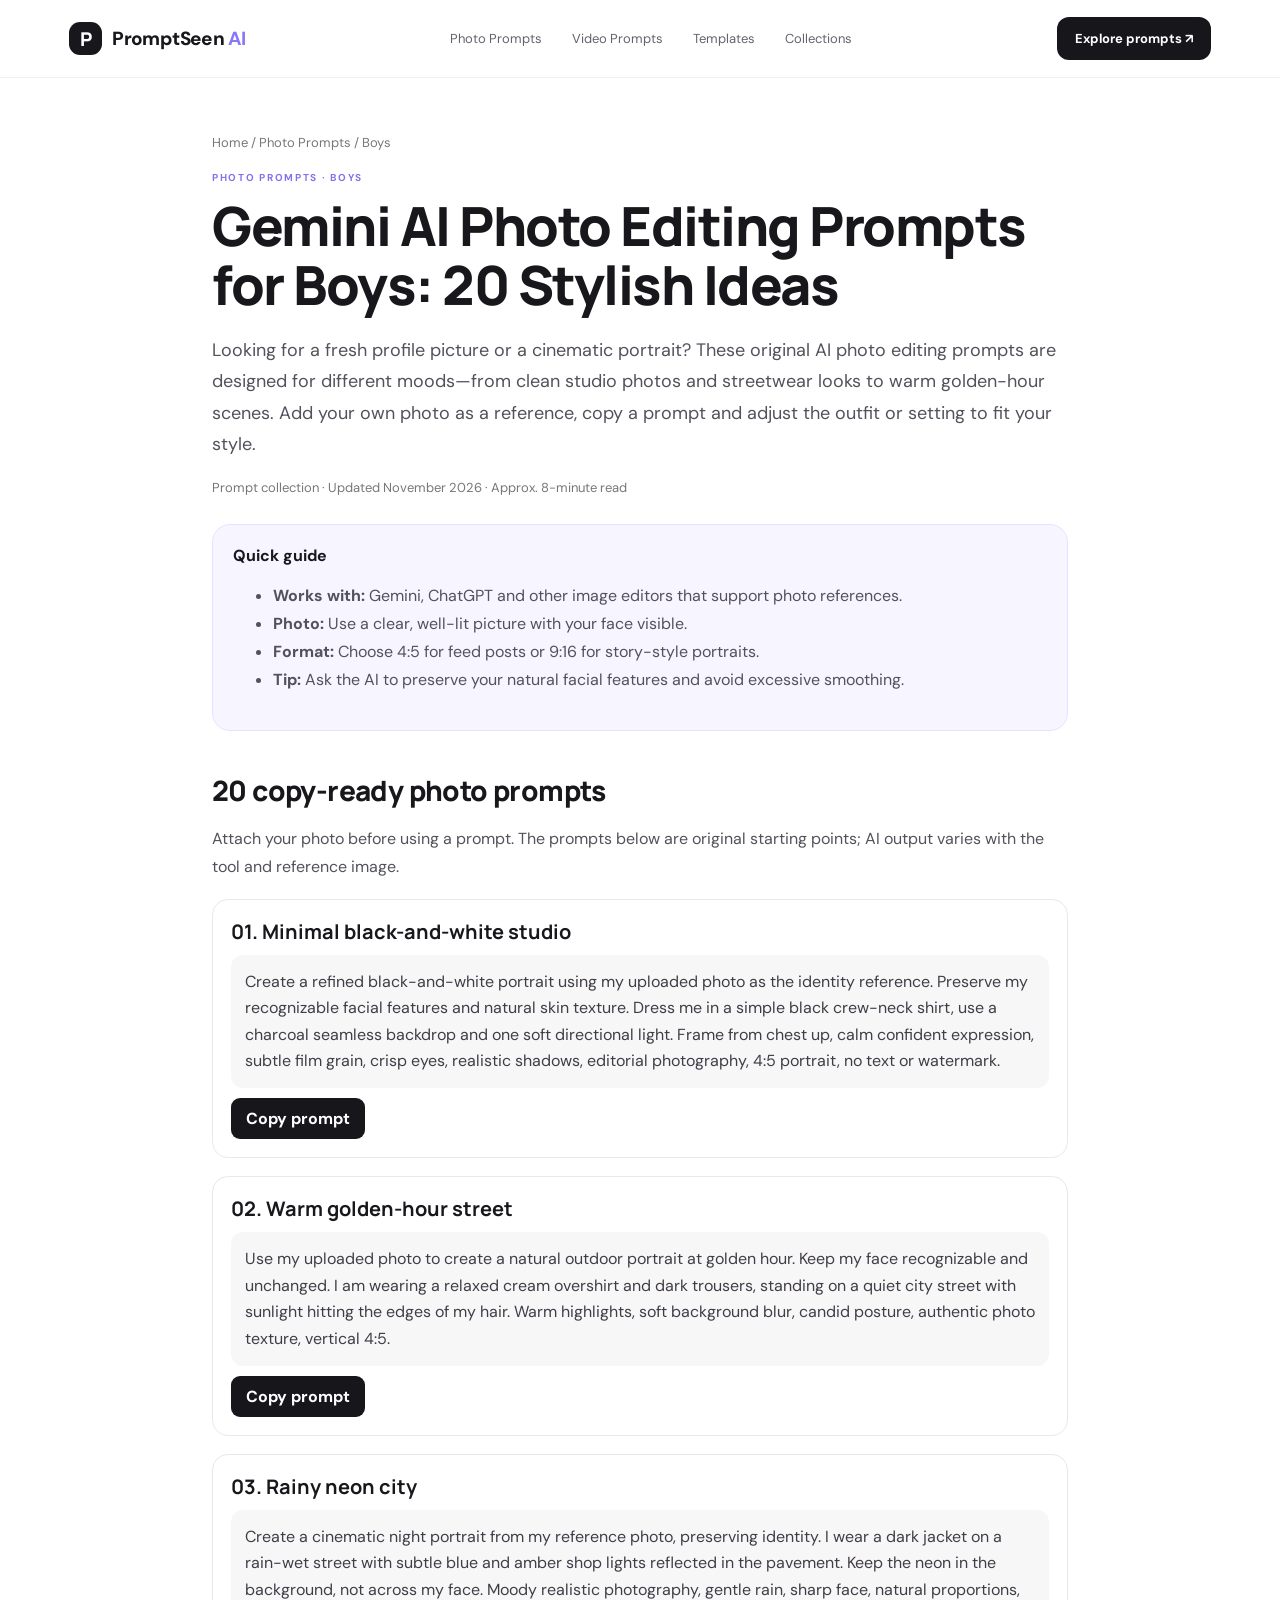
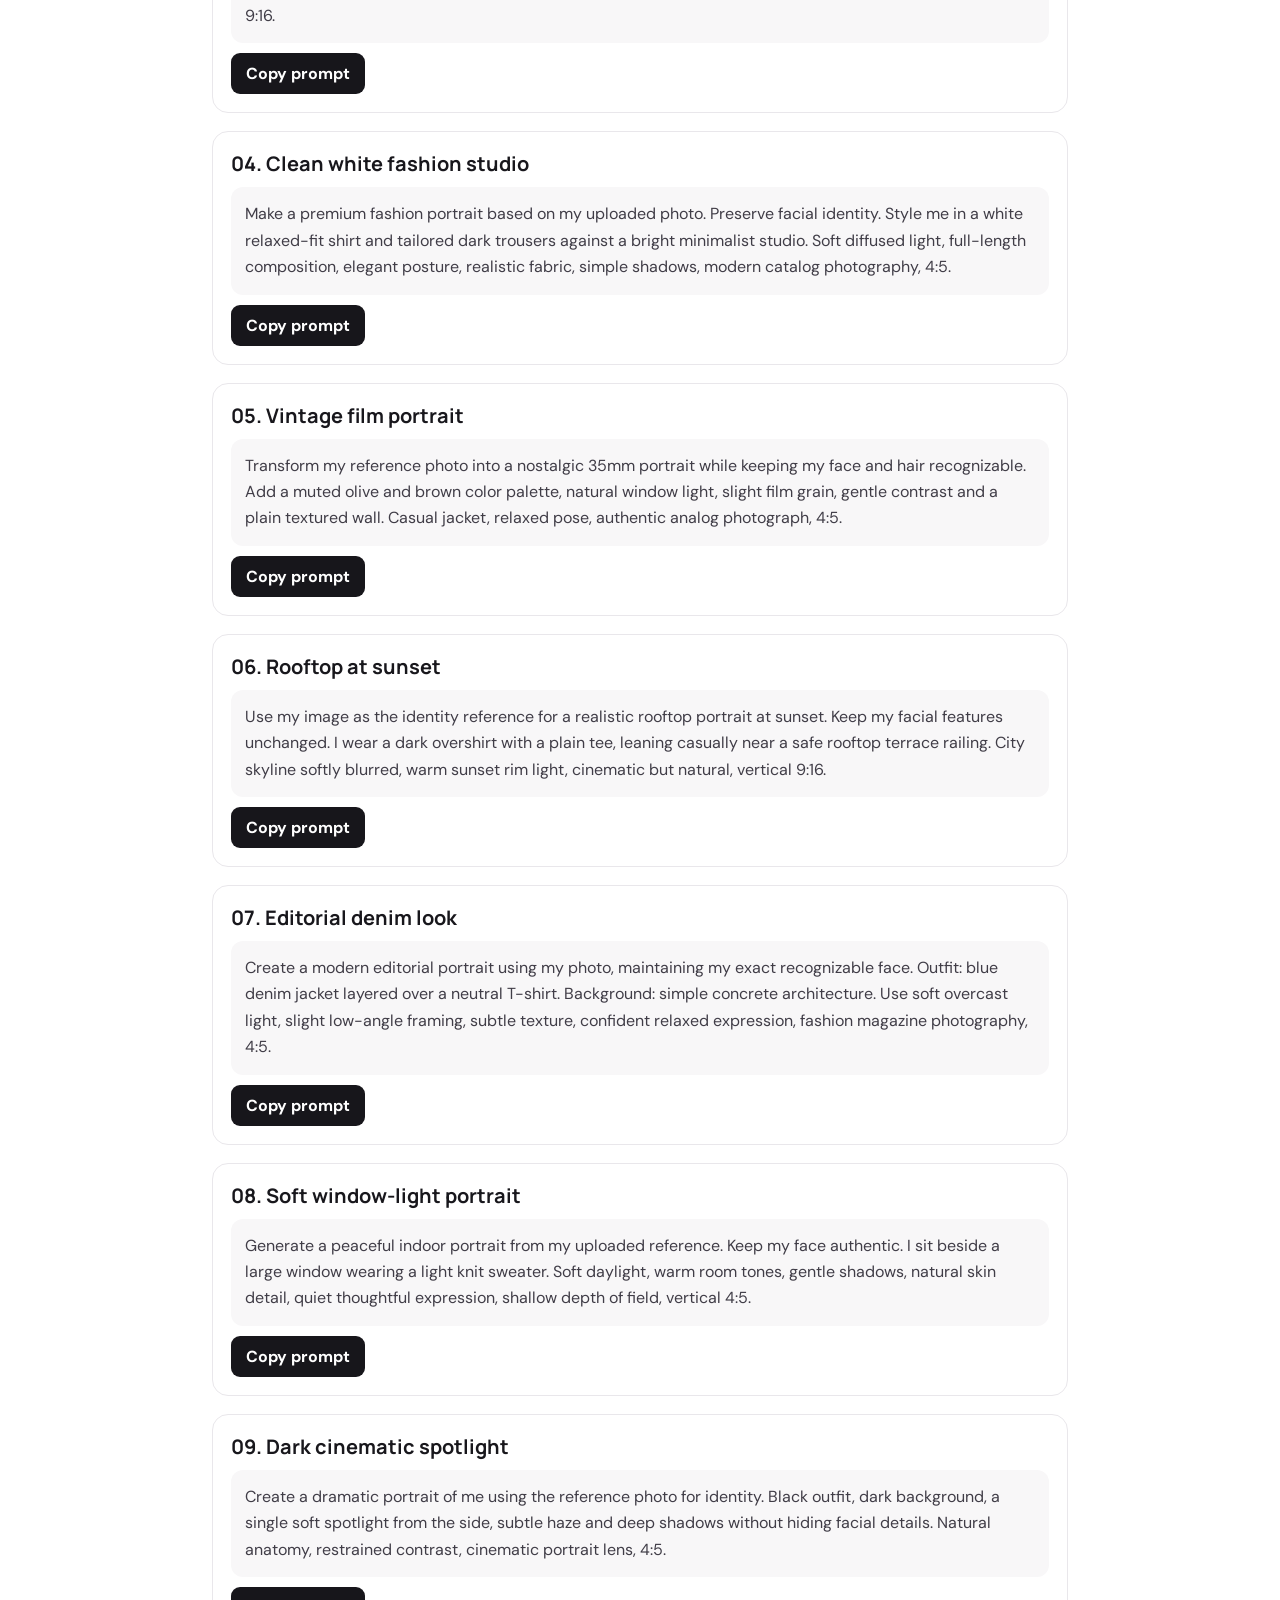
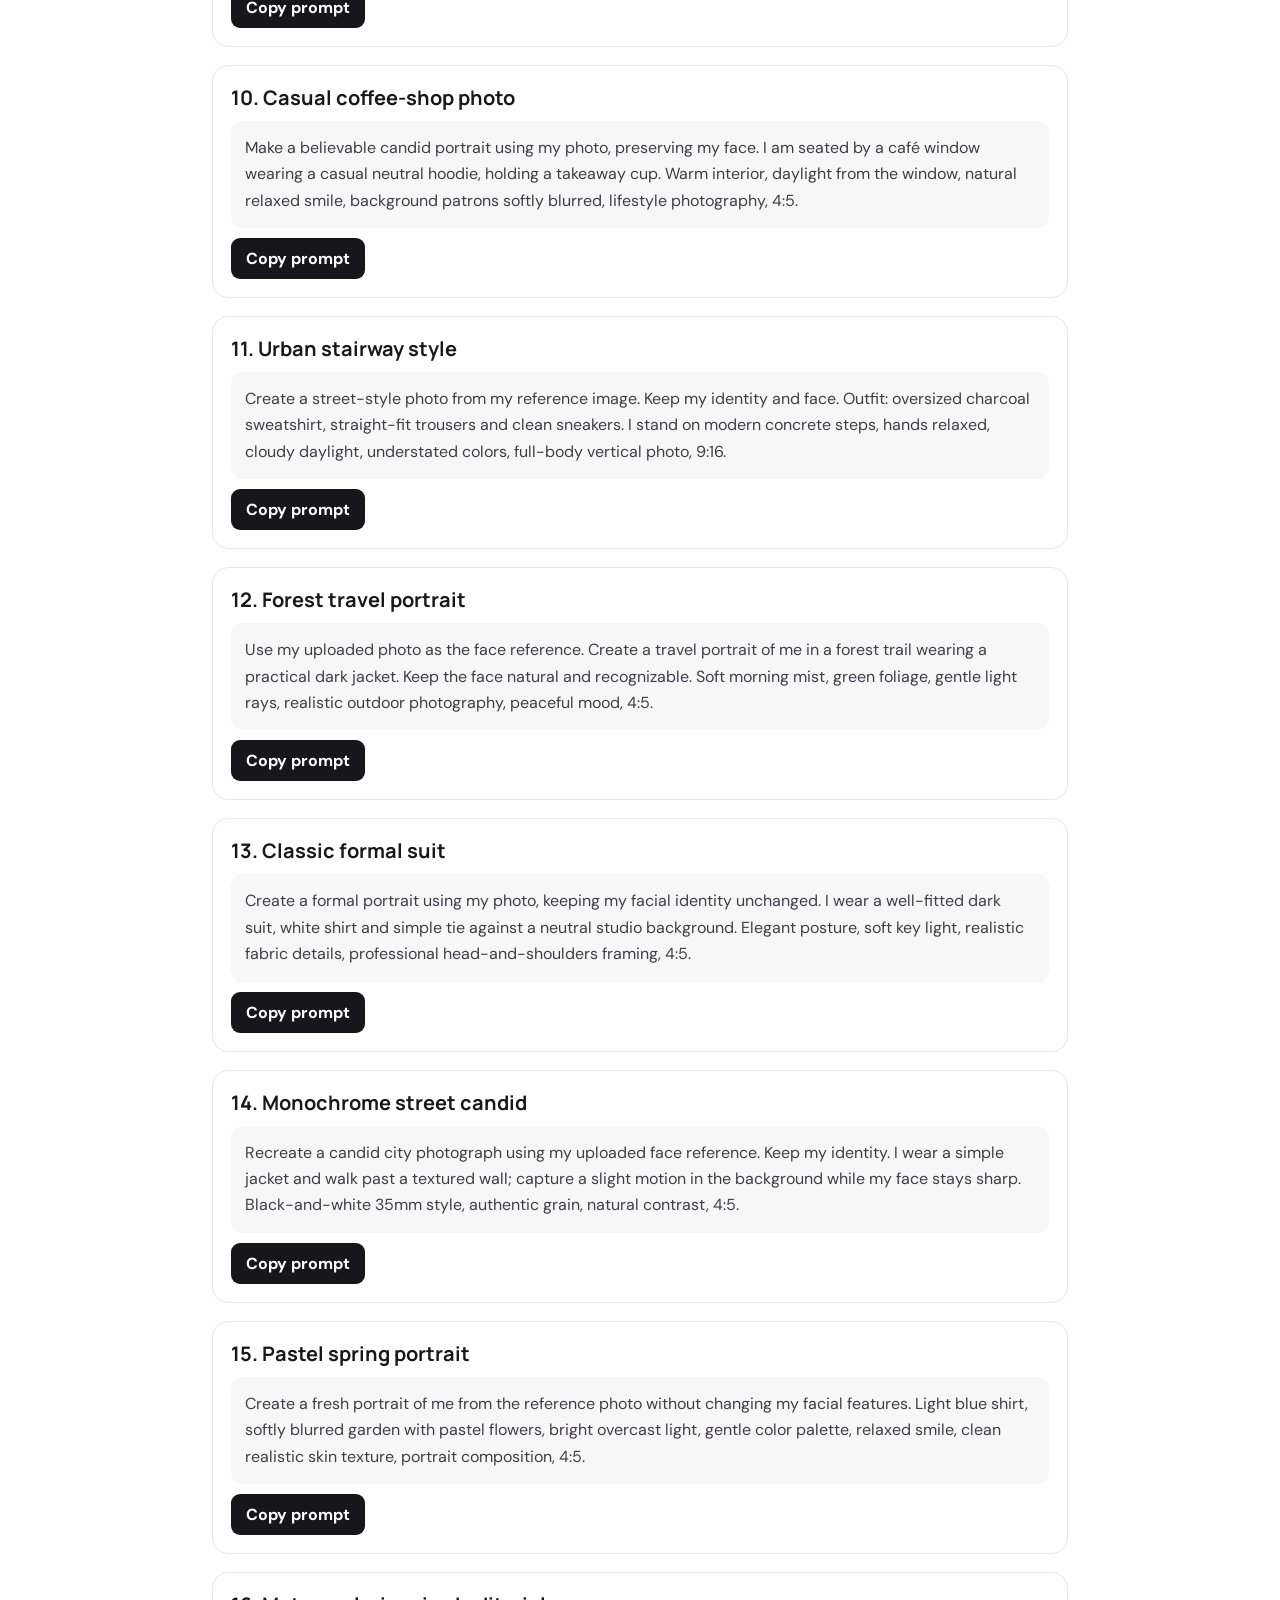
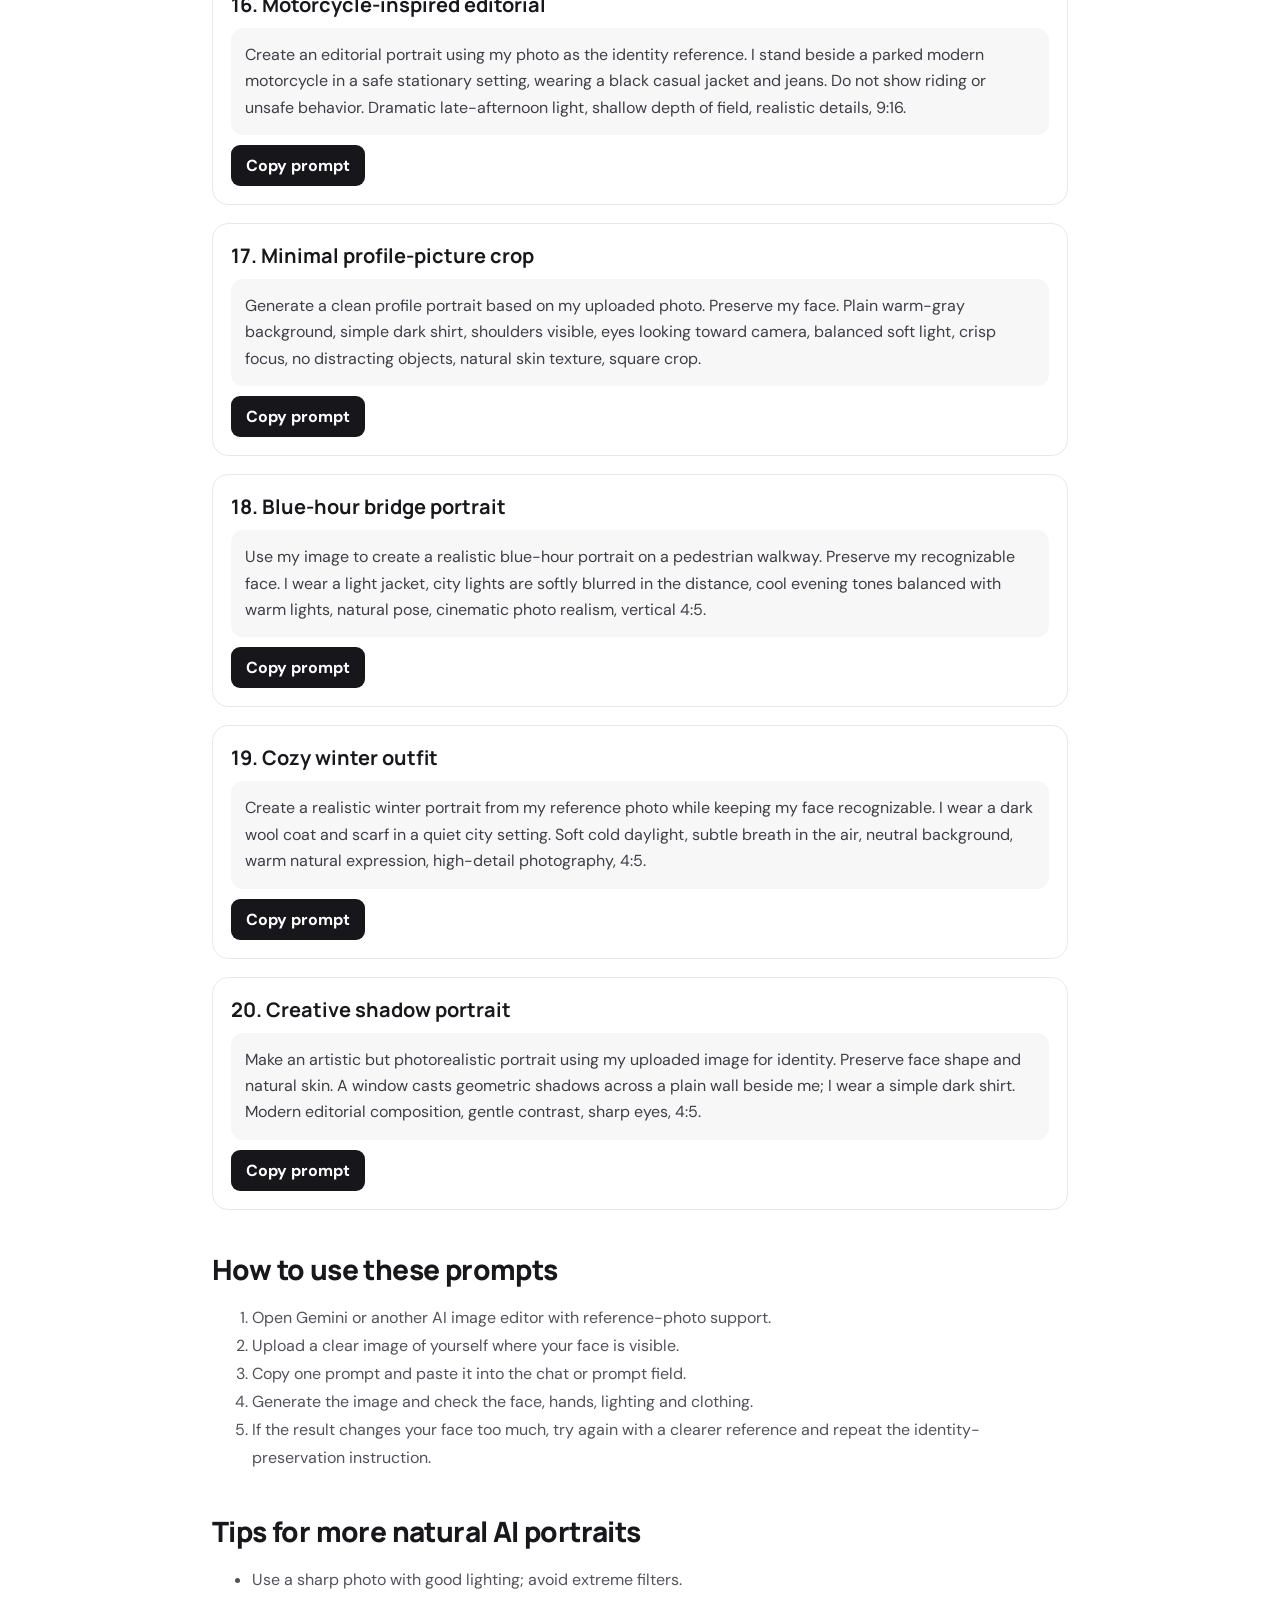
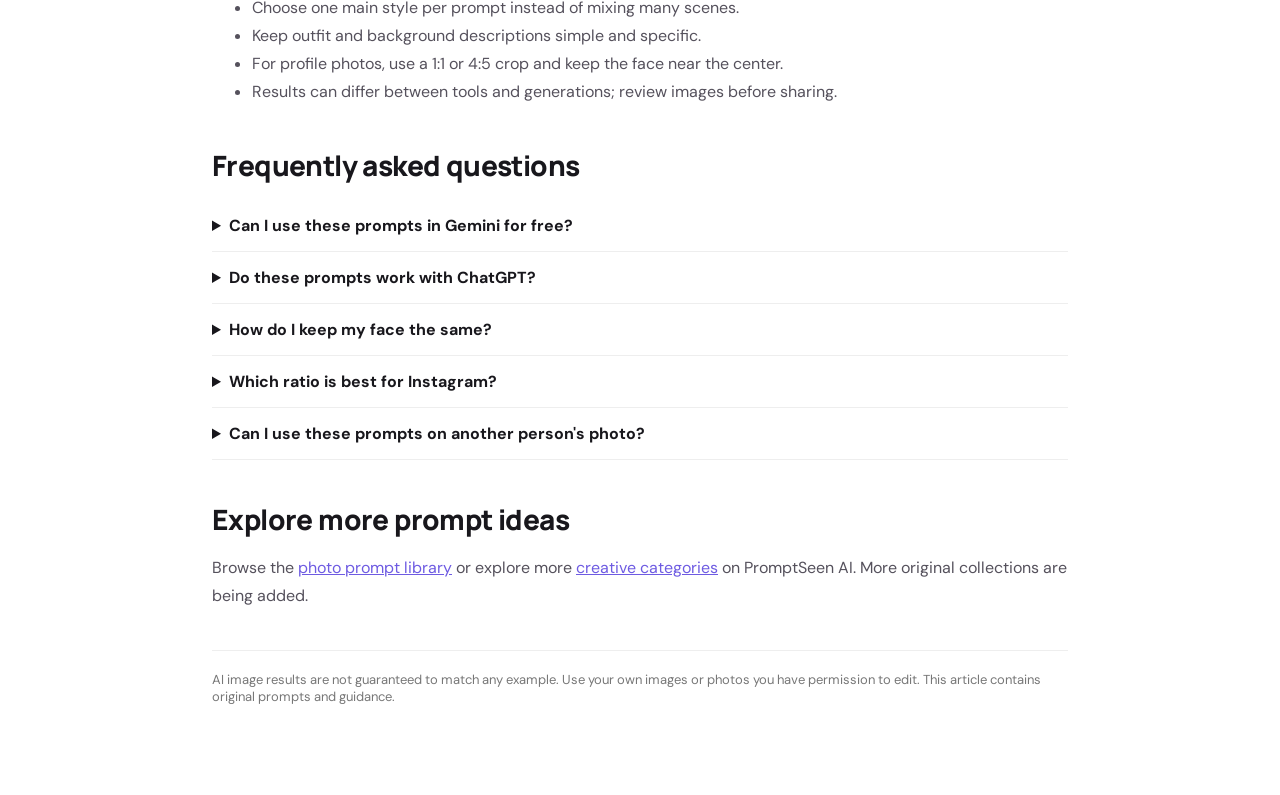
<file: articles/gemini-ai-photo-editing-prompts-for-boys.html>
<!doctype html>
<html lang="en"><head><meta charset="utf-8"><meta name="viewport" content="width=device-width, initial-scale=1">
<title>Gemini AI Photo Editing Prompts for Boys: 20 Stylish Ideas | PromptSeen AI</title>
<meta name="description" content="Try 20 original Gemini AI photo editing prompts for boys—cinematic portraits, streetwear, golden-hour looks, studio shots and profile pictures. Copy, customize and create.">
<meta name="keywords" content="Gemini AI photo editing prompts for boys, AI photo prompts boys, ChatGPT photo editing prompts, boys portrait prompts, aesthetic photo editing, cinematic portrait prompt, Instagram profile picture prompt, street style AI prompt, golden hour portrait, studio portrait prompt">
<link rel="canonical" href="https://promptseen-ai.github.io/articles/gemini-ai-photo-editing-prompts-for-boys.html">
<meta property="og:title" content="Gemini AI Photo Editing Prompts for Boys: 20 Stylish Ideas"><meta property="og:description" content="Copy and customize 20 original prompts for aesthetic, cinematic and social profile portraits."><meta property="og:type" content="article"><meta name="robots" content="index,follow,max-image-preview:large"><meta property="og:url" content="https://promptseen-ai.github.io/articles/gemini-ai-photo-editing-prompts-for-boys.html"><meta name="twitter:card" content="summary_large_image"><meta name="twitter:title" content="Gemini AI Photo Editing Prompts for Boys: 20 Stylish Ideas"><meta name="twitter:description" content="20 original prompts for cinematic, streetwear, studio, retro and profile portraits."><link rel="stylesheet" href="../styles.css">
<style>
.article-wrap{max-width:900px;margin:0 auto;padding:56px 22px 90px}.crumb{font-size:13px;color:#777;margin-bottom:20px}.article-wrap h1{font:800 clamp(34px,5vw,54px)/1.1 Manrope,sans-serif;letter-spacing:-1.5px;margin:12px 0 20px}.article-lead{font-size:18px;line-height:1.75;color:#595661}.article-meta{font-size:13px;color:#777;margin:18px 0 28px}.article-wrap h2{font:800 28px Manrope,sans-serif;letter-spacing:-.6px;margin:40px 0 16px}.article-wrap h3{font:700 20px Manrope,sans-serif;margin:20px 0 10px}.article-wrap p,.article-wrap li{line-height:1.75;color:#55515c}.quick-box{background:#f7f5ff;border:1px solid #e7e1ff;border-radius:18px;padding:20px;margin:24px 0}.prompt-card{border:1px solid #e9e7eb;border-radius:16px;padding:18px;margin:18px 0}.prompt-card h3{margin-top:0}.prompt-text{background:#f8f7f8;border-radius:12px;padding:14px;line-height:1.65;color:#403d47;white-space:pre-wrap}.copy-prompt{margin-top:10px;background:#17161b;color:#fff;border:0;border-radius:9px;padding:10px 15px;font-weight:700;cursor:pointer}.article-wrap .related a{color:#6e5be2;text-decoration:underline}.article-wrap details{border-bottom:1px solid #eee;padding:15px 0}.article-wrap summary{font-weight:700;cursor:pointer}.article-wrap .faq-answer{padding:6px 0 0}.article-footer{border-top:1px solid #eee;padding-top:20px;margin-top:40px;color:#777;font-size:13px}@media(max-width:600px){.article-wrap{padding-top:32px}.prompt-card{padding:13px}.article-wrap h2{font-size:24px}}
</style><script type="application/ld+json">{"@context":"https://schema.org","@type":"Article","headline":"Gemini AI Photo Editing Prompts for Boys: 20 Stylish Ideas","description":"20 original AI photo editing prompts for boys, including cinematic portraits, streetwear, golden hour, studio and profile pictures.","mainEntityOfPage":{"@type":"WebPage","@id":"https://promptseen-ai.github.io/articles/gemini-ai-photo-editing-prompts-for-boys.html"},"datePublished":"2026-11-22","dateModified":"2026-11-22","author":{"@type":"Organization","name":"PromptSeen AI"},"publisher":{"@type":"Organization","name":"PromptSeen AI","url":"https://promptseen-ai.github.io/"},"articleSection":"AI Photo Prompts","keywords":["Gemini AI photo editing prompts for boys","AI portrait prompts","cinematic portrait","street style photo prompt","profile picture prompt"]}</script><script type="application/ld+json">{"@context":"https://schema.org","@type":"BreadcrumbList","itemListElement":[{"@type":"ListItem","position":1,"name":"Home","item":"https://promptseen-ai.github.io/"},{"@type":"ListItem","position":2,"name":"Photo Prompts","item":"https://promptseen-ai.github.io/#photo"},{"@type":"ListItem","position":3,"name":"Boys Prompts","item":"https://promptseen-ai.github.io/articles/gemini-ai-photo-editing-prompts-for-boys.html"}]}</script></head><body>
<header class="site-header"><a class="brand" href="../"><span class="brand-mark">P</span><span>PromptSeen<span class="brand-ai"> AI</span></span></a><nav class="main-nav"><a href="../#photo">Photo Prompts</a><a href="../#video">Video Prompts</a><a href="../#templates">Templates</a><a href="../#collections">Collections</a></nav><div class="header-actions"><a class="button button-dark" href="../">Explore prompts ↗</a></div></header>
<main class="article-wrap"><div class="crumb"><a href="../">Home</a> / Photo Prompts / Boys</div>
<div class="eyebrow">PHOTO PROMPTS · BOYS</div><h1>Gemini AI Photo Editing Prompts for Boys: 20 Stylish Ideas</h1>
<p class="article-lead">Looking for a fresh profile picture or a cinematic portrait? These original AI photo editing prompts are designed for different moods—from clean studio photos and streetwear looks to warm golden-hour scenes. Add your own photo as a reference, copy a prompt and adjust the outfit or setting to fit your style.</p>
<div class="article-meta">Prompt collection · Updated November 2026 · Approx. 8-minute read</div>
<div class="quick-box"><strong>Quick guide</strong><ul><li><strong>Works with:</strong> Gemini, ChatGPT and other image editors that support photo references.</li><li><strong>Photo:</strong> Use a clear, well-lit picture with your face visible.</li><li><strong>Format:</strong> Choose 4:5 for feed posts or 9:16 for story-style portraits.</li><li><strong>Tip:</strong> Ask the AI to preserve your natural facial features and avoid excessive smoothing.</li></ul></div>
<h2>20 copy-ready photo prompts</h2>
<p>Attach your photo before using a prompt. The prompts below are original starting points; AI output varies with the tool and reference image.</p>
<section class="prompt-card"><h3>01. Minimal black-and-white studio</h3><div class="prompt-text">Create a refined black-and-white portrait using my uploaded photo as the identity reference. Preserve my recognizable facial features and natural skin texture. Dress me in a simple black crew-neck shirt, use a charcoal seamless backdrop and one soft directional light. Frame from chest up, calm confident expression, subtle film grain, crisp eyes, realistic shadows, editorial photography, 4:5 portrait, no text or watermark.</div><button class="copy-prompt" onclick="copyPrompt(this)">Copy prompt</button></section><section class="prompt-card"><h3>02. Warm golden-hour street</h3><div class="prompt-text">Use my uploaded photo to create a natural outdoor portrait at golden hour. Keep my face recognizable and unchanged. I am wearing a relaxed cream overshirt and dark trousers, standing on a quiet city street with sunlight hitting the edges of my hair. Warm highlights, soft background blur, candid posture, authentic photo texture, vertical 4:5.</div><button class="copy-prompt" onclick="copyPrompt(this)">Copy prompt</button></section><section class="prompt-card"><h3>03. Rainy neon city</h3><div class="prompt-text">Create a cinematic night portrait from my reference photo, preserving identity. I wear a dark jacket on a rain-wet street with subtle blue and amber shop lights reflected in the pavement. Keep the neon in the background, not across my face. Moody realistic photography, gentle rain, sharp face, natural proportions, 9:16.</div><button class="copy-prompt" onclick="copyPrompt(this)">Copy prompt</button></section><section class="prompt-card"><h3>04. Clean white fashion studio</h3><div class="prompt-text">Make a premium fashion portrait based on my uploaded photo. Preserve facial identity. Style me in a white relaxed-fit shirt and tailored dark trousers against a bright minimalist studio. Soft diffused light, full-length composition, elegant posture, realistic fabric, simple shadows, modern catalog photography, 4:5.</div><button class="copy-prompt" onclick="copyPrompt(this)">Copy prompt</button></section><section class="prompt-card"><h3>05. Vintage film portrait</h3><div class="prompt-text">Transform my reference photo into a nostalgic 35mm portrait while keeping my face and hair recognizable. Add a muted olive and brown color palette, natural window light, slight film grain, gentle contrast and a plain textured wall. Casual jacket, relaxed pose, authentic analog photograph, 4:5.</div><button class="copy-prompt" onclick="copyPrompt(this)">Copy prompt</button></section><section class="prompt-card"><h3>06. Rooftop at sunset</h3><div class="prompt-text">Use my image as the identity reference for a realistic rooftop portrait at sunset. Keep my facial features unchanged. I wear a dark overshirt with a plain tee, leaning casually near a safe rooftop terrace railing. City skyline softly blurred, warm sunset rim light, cinematic but natural, vertical 9:16.</div><button class="copy-prompt" onclick="copyPrompt(this)">Copy prompt</button></section><section class="prompt-card"><h3>07. Editorial denim look</h3><div class="prompt-text">Create a modern editorial portrait using my photo, maintaining my exact recognizable face. Outfit: blue denim jacket layered over a neutral T-shirt. Background: simple concrete architecture. Use soft overcast light, slight low-angle framing, subtle texture, confident relaxed expression, fashion magazine photography, 4:5.</div><button class="copy-prompt" onclick="copyPrompt(this)">Copy prompt</button></section><section class="prompt-card"><h3>08. Soft window-light portrait</h3><div class="prompt-text">Generate a peaceful indoor portrait from my uploaded reference. Keep my face authentic. I sit beside a large window wearing a light knit sweater. Soft daylight, warm room tones, gentle shadows, natural skin detail, quiet thoughtful expression, shallow depth of field, vertical 4:5.</div><button class="copy-prompt" onclick="copyPrompt(this)">Copy prompt</button></section><section class="prompt-card"><h3>09. Dark cinematic spotlight</h3><div class="prompt-text">Create a dramatic portrait of me using the reference photo for identity. Black outfit, dark background, a single soft spotlight from the side, subtle haze and deep shadows without hiding facial details. Natural anatomy, restrained contrast, cinematic portrait lens, 4:5.</div><button class="copy-prompt" onclick="copyPrompt(this)">Copy prompt</button></section><section class="prompt-card"><h3>10. Casual coffee-shop photo</h3><div class="prompt-text">Make a believable candid portrait using my photo, preserving my face. I am seated by a café window wearing a casual neutral hoodie, holding a takeaway cup. Warm interior, daylight from the window, natural relaxed smile, background patrons softly blurred, lifestyle photography, 4:5.</div><button class="copy-prompt" onclick="copyPrompt(this)">Copy prompt</button></section><section class="prompt-card"><h3>11. Urban stairway style</h3><div class="prompt-text">Create a street-style photo from my reference image. Keep my identity and face. Outfit: oversized charcoal sweatshirt, straight-fit trousers and clean sneakers. I stand on modern concrete steps, hands relaxed, cloudy daylight, understated colors, full-body vertical photo, 9:16.</div><button class="copy-prompt" onclick="copyPrompt(this)">Copy prompt</button></section><section class="prompt-card"><h3>12. Forest travel portrait</h3><div class="prompt-text">Use my uploaded photo as the face reference. Create a travel portrait of me in a forest trail wearing a practical dark jacket. Keep the face natural and recognizable. Soft morning mist, green foliage, gentle light rays, realistic outdoor photography, peaceful mood, 4:5.</div><button class="copy-prompt" onclick="copyPrompt(this)">Copy prompt</button></section><section class="prompt-card"><h3>13. Classic formal suit</h3><div class="prompt-text">Create a formal portrait using my photo, keeping my facial identity unchanged. I wear a well-fitted dark suit, white shirt and simple tie against a neutral studio background. Elegant posture, soft key light, realistic fabric details, professional head-and-shoulders framing, 4:5.</div><button class="copy-prompt" onclick="copyPrompt(this)">Copy prompt</button></section><section class="prompt-card"><h3>14. Monochrome street candid</h3><div class="prompt-text">Recreate a candid city photograph using my uploaded face reference. Keep my identity. I wear a simple jacket and walk past a textured wall; capture a slight motion in the background while my face stays sharp. Black-and-white 35mm style, authentic grain, natural contrast, 4:5.</div><button class="copy-prompt" onclick="copyPrompt(this)">Copy prompt</button></section><section class="prompt-card"><h3>15. Pastel spring portrait</h3><div class="prompt-text">Create a fresh portrait of me from the reference photo without changing my facial features. Light blue shirt, softly blurred garden with pastel flowers, bright overcast light, gentle color palette, relaxed smile, clean realistic skin texture, portrait composition, 4:5.</div><button class="copy-prompt" onclick="copyPrompt(this)">Copy prompt</button></section><section class="prompt-card"><h3>16. Motorcycle-inspired editorial</h3><div class="prompt-text">Create an editorial portrait using my photo as the identity reference. I stand beside a parked modern motorcycle in a safe stationary setting, wearing a black casual jacket and jeans. Do not show riding or unsafe behavior. Dramatic late-afternoon light, shallow depth of field, realistic details, 9:16.</div><button class="copy-prompt" onclick="copyPrompt(this)">Copy prompt</button></section><section class="prompt-card"><h3>17. Minimal profile-picture crop</h3><div class="prompt-text">Generate a clean profile portrait based on my uploaded photo. Preserve my face. Plain warm-gray background, simple dark shirt, shoulders visible, eyes looking toward camera, balanced soft light, crisp focus, no distracting objects, natural skin texture, square crop.</div><button class="copy-prompt" onclick="copyPrompt(this)">Copy prompt</button></section><section class="prompt-card"><h3>18. Blue-hour bridge portrait</h3><div class="prompt-text">Use my image to create a realistic blue-hour portrait on a pedestrian walkway. Preserve my recognizable face. I wear a light jacket, city lights are softly blurred in the distance, cool evening tones balanced with warm lights, natural pose, cinematic photo realism, vertical 4:5.</div><button class="copy-prompt" onclick="copyPrompt(this)">Copy prompt</button></section><section class="prompt-card"><h3>19. Cozy winter outfit</h3><div class="prompt-text">Create a realistic winter portrait from my reference photo while keeping my face recognizable. I wear a dark wool coat and scarf in a quiet city setting. Soft cold daylight, subtle breath in the air, neutral background, warm natural expression, high-detail photography, 4:5.</div><button class="copy-prompt" onclick="copyPrompt(this)">Copy prompt</button></section><section class="prompt-card"><h3>20. Creative shadow portrait</h3><div class="prompt-text">Make an artistic but photorealistic portrait using my uploaded image for identity. Preserve face shape and natural skin. A window casts geometric shadows across a plain wall beside me; I wear a simple dark shirt. Modern editorial composition, gentle contrast, sharp eyes, 4:5.</div><button class="copy-prompt" onclick="copyPrompt(this)">Copy prompt</button></section>
<h2>How to use these prompts</h2><ol><li>Open Gemini or another AI image editor with reference-photo support.</li><li>Upload a clear image of yourself where your face is visible.</li><li>Copy one prompt and paste it into the chat or prompt field.</li><li>Generate the image and check the face, hands, lighting and clothing.</li><li>If the result changes your face too much, try again with a clearer reference and repeat the identity-preservation instruction.</li></ol>
<h2>Tips for more natural AI portraits</h2><ul><li>Use a sharp photo with good lighting; avoid extreme filters.</li><li>Choose one main style per prompt instead of mixing many scenes.</li><li>Keep outfit and background descriptions simple and specific.</li><li>For profile photos, use a 1:1 or 4:5 crop and keep the face near the center.</li><li>Results can differ between tools and generations; review images before sharing.</li></ul>
<h2>Frequently asked questions</h2>
<details><summary>Can I use these prompts in Gemini for free?</summary><p class="faq-answer">You can try prompts in tools that offer image generation or photo editing. Availability, usage limits and features can change by account and region.</p></details>
<details><summary>Do these prompts work with ChatGPT?</summary><p class="faq-answer">They can be used in image-editing tools that accept an uploaded reference photo and text instructions. The exact controls may differ.</p></details>
<details><summary>How do I keep my face the same?</summary><p class="faq-answer">Use a clear reference photo and keep the instruction to preserve facial identity. If the face drifts, regenerate with a sharper photo and fewer scene details.</p></details>
<details><summary>Which ratio is best for Instagram?</summary><p class="faq-answer">A 4:5 portrait is a good choice for feed posts, while 9:16 is suited to stories and reels covers. Square crops can work well for profile pictures.</p></details>
<details><summary>Can I use these prompts on another person's photo?</summary><p class="faq-answer">Only use images of people who have given permission, especially when creating edits that could be shared publicly.</p></details>
<h2>Explore more prompt ideas</h2><p class="related">Browse the <a href="../#photo">photo prompt library</a> or explore more <a href="../#collections">creative categories</a> on PromptSeen AI. More original collections are being added.</p>
<div class="article-footer">AI image results are not guaranteed to match any example. Use your own images or photos you have permission to edit. This article contains original prompts and guidance.</div></main>
<script>function copyPrompt(btn){const t=btn.previousElementSibling.innerText;navigator.clipboard.writeText(t).then(()=>{btn.textContent='Copied!';setTimeout(()=>btn.textContent='Copy prompt',1600)}).catch(()=>{btn.textContent='Select text to copy'})}</script></body></html>
</file>
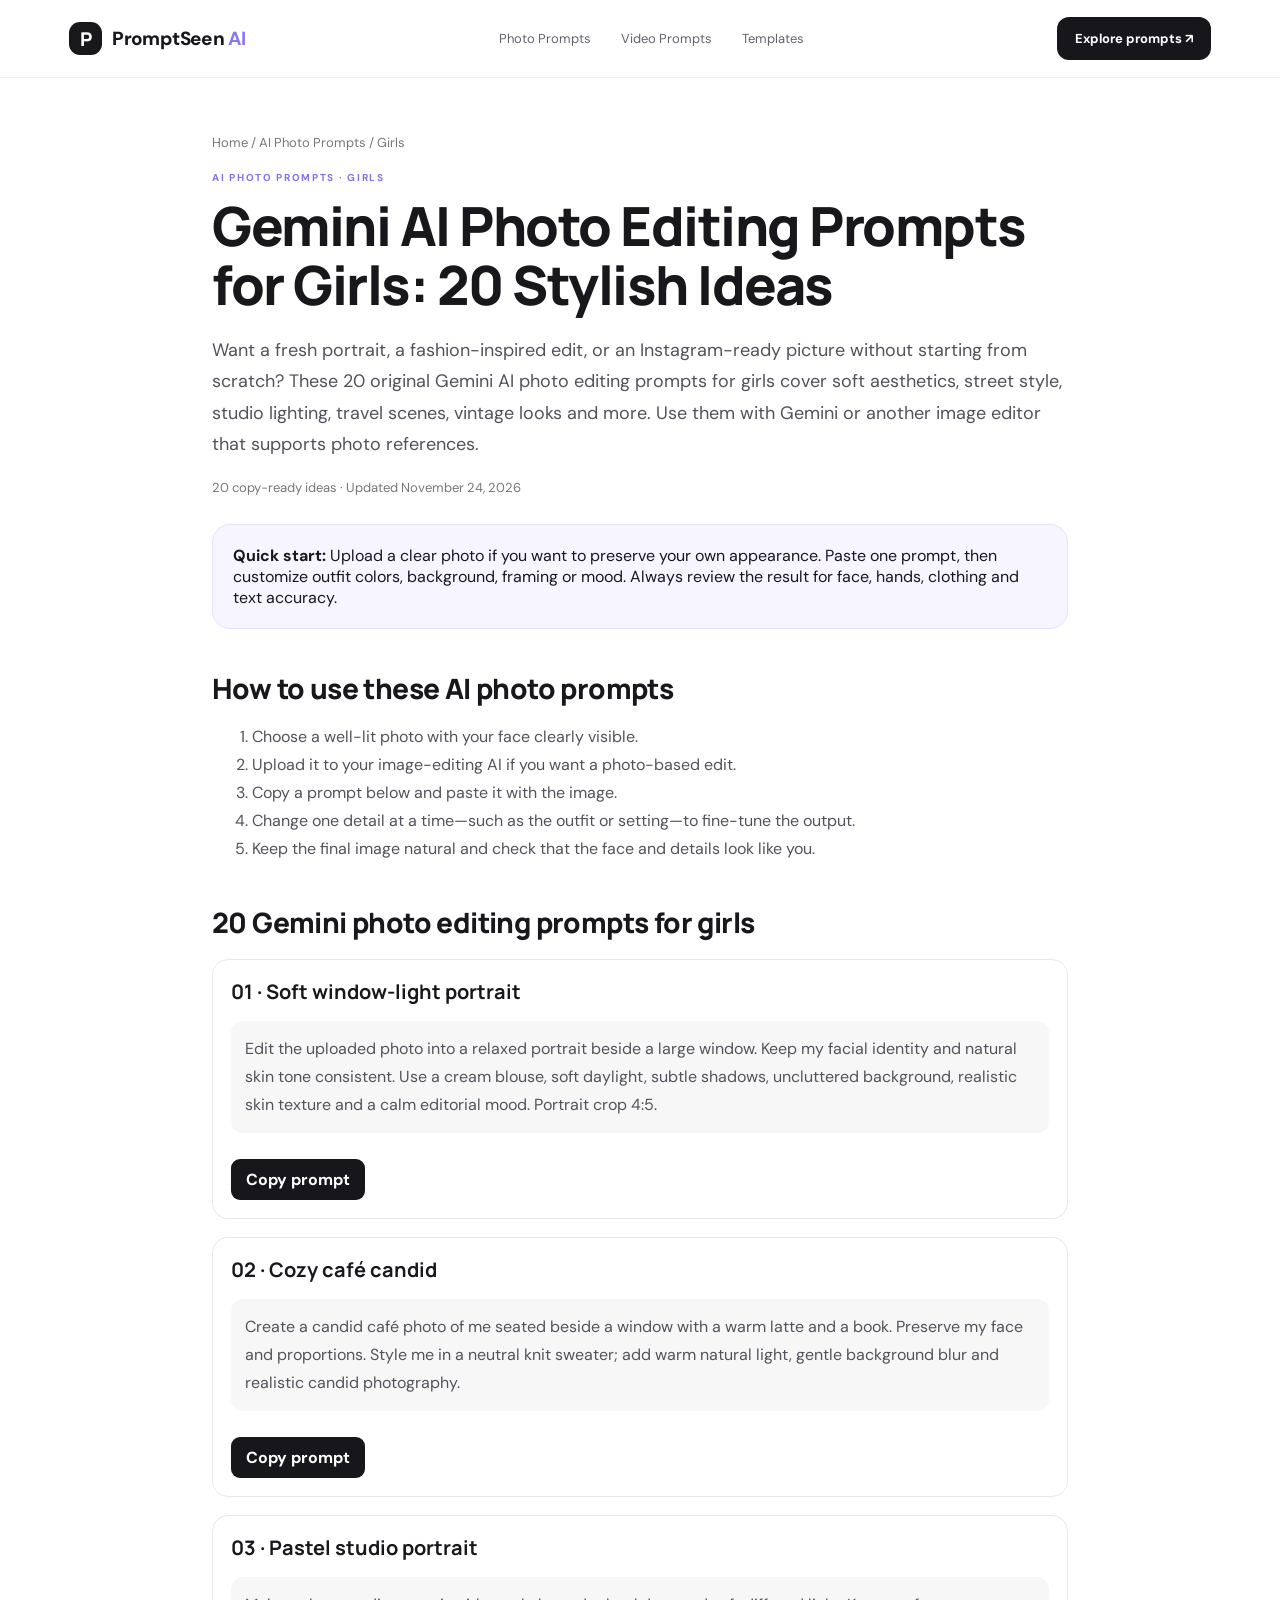
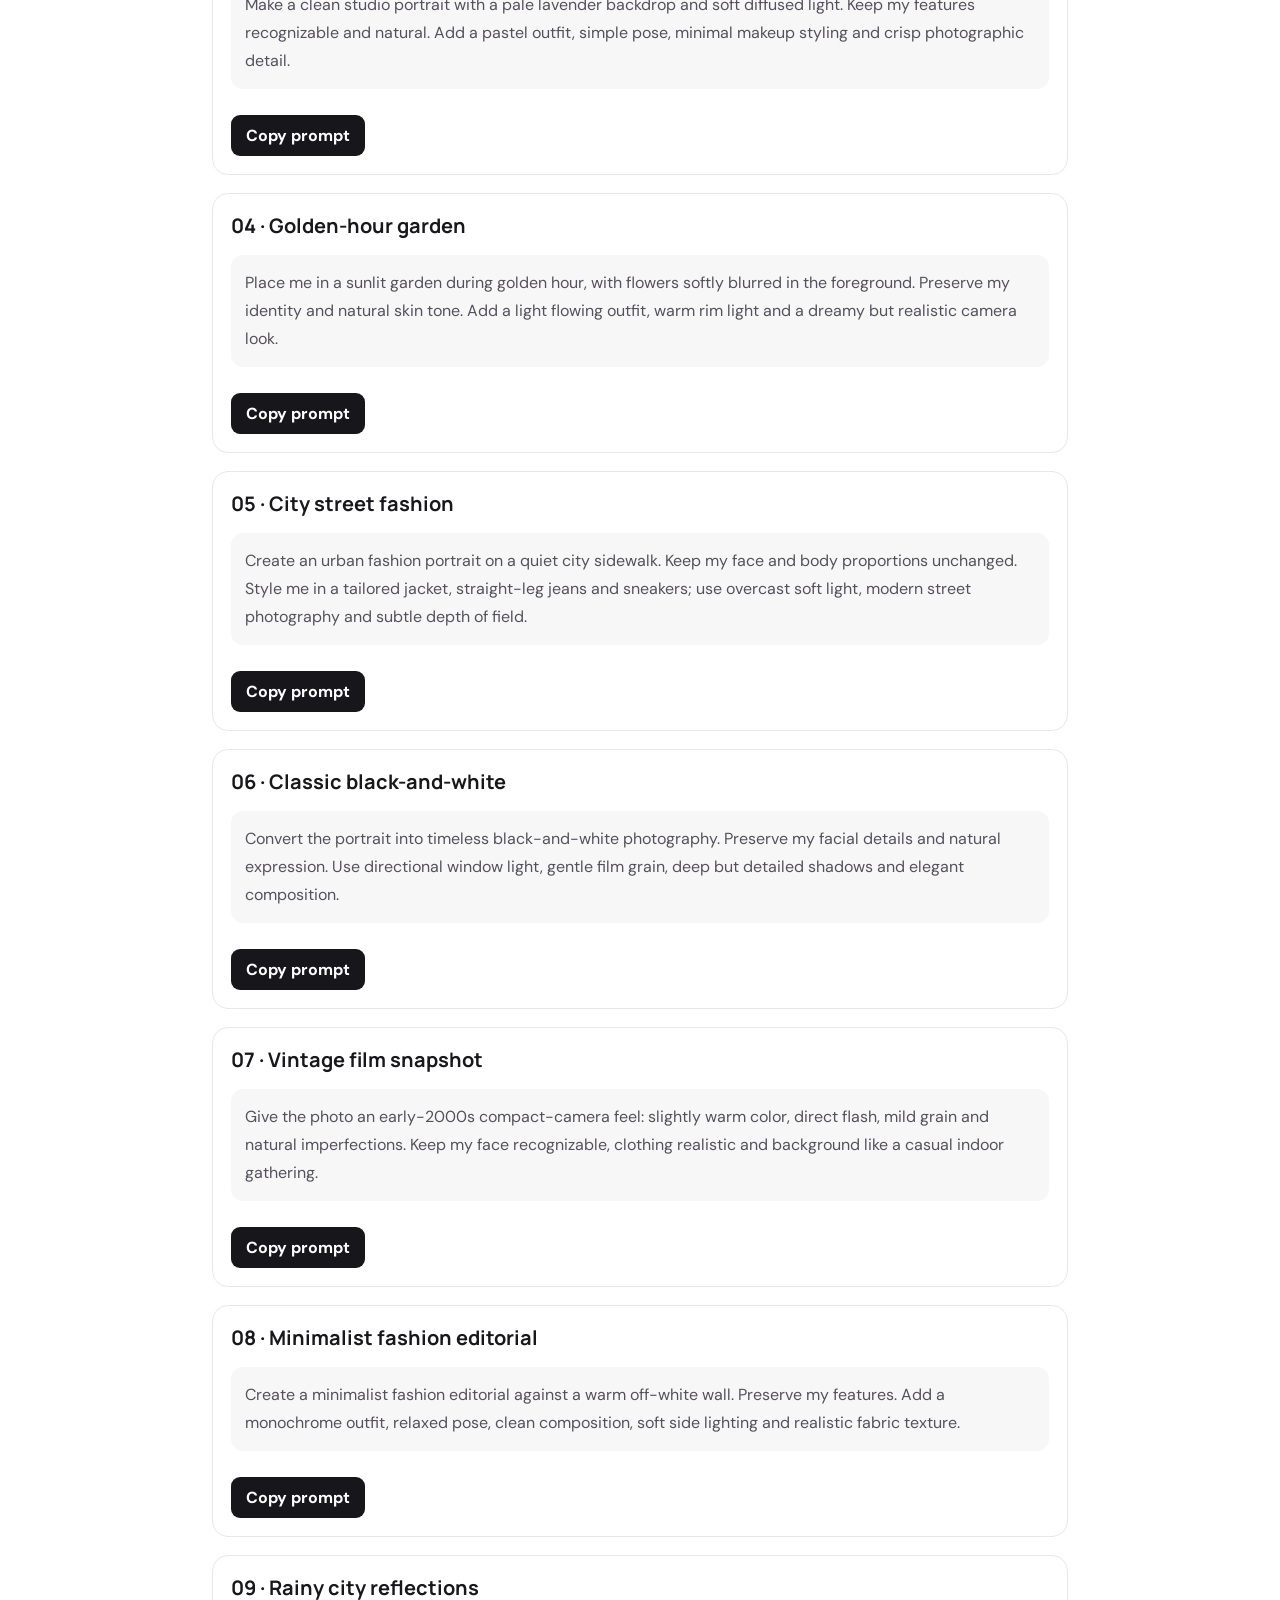
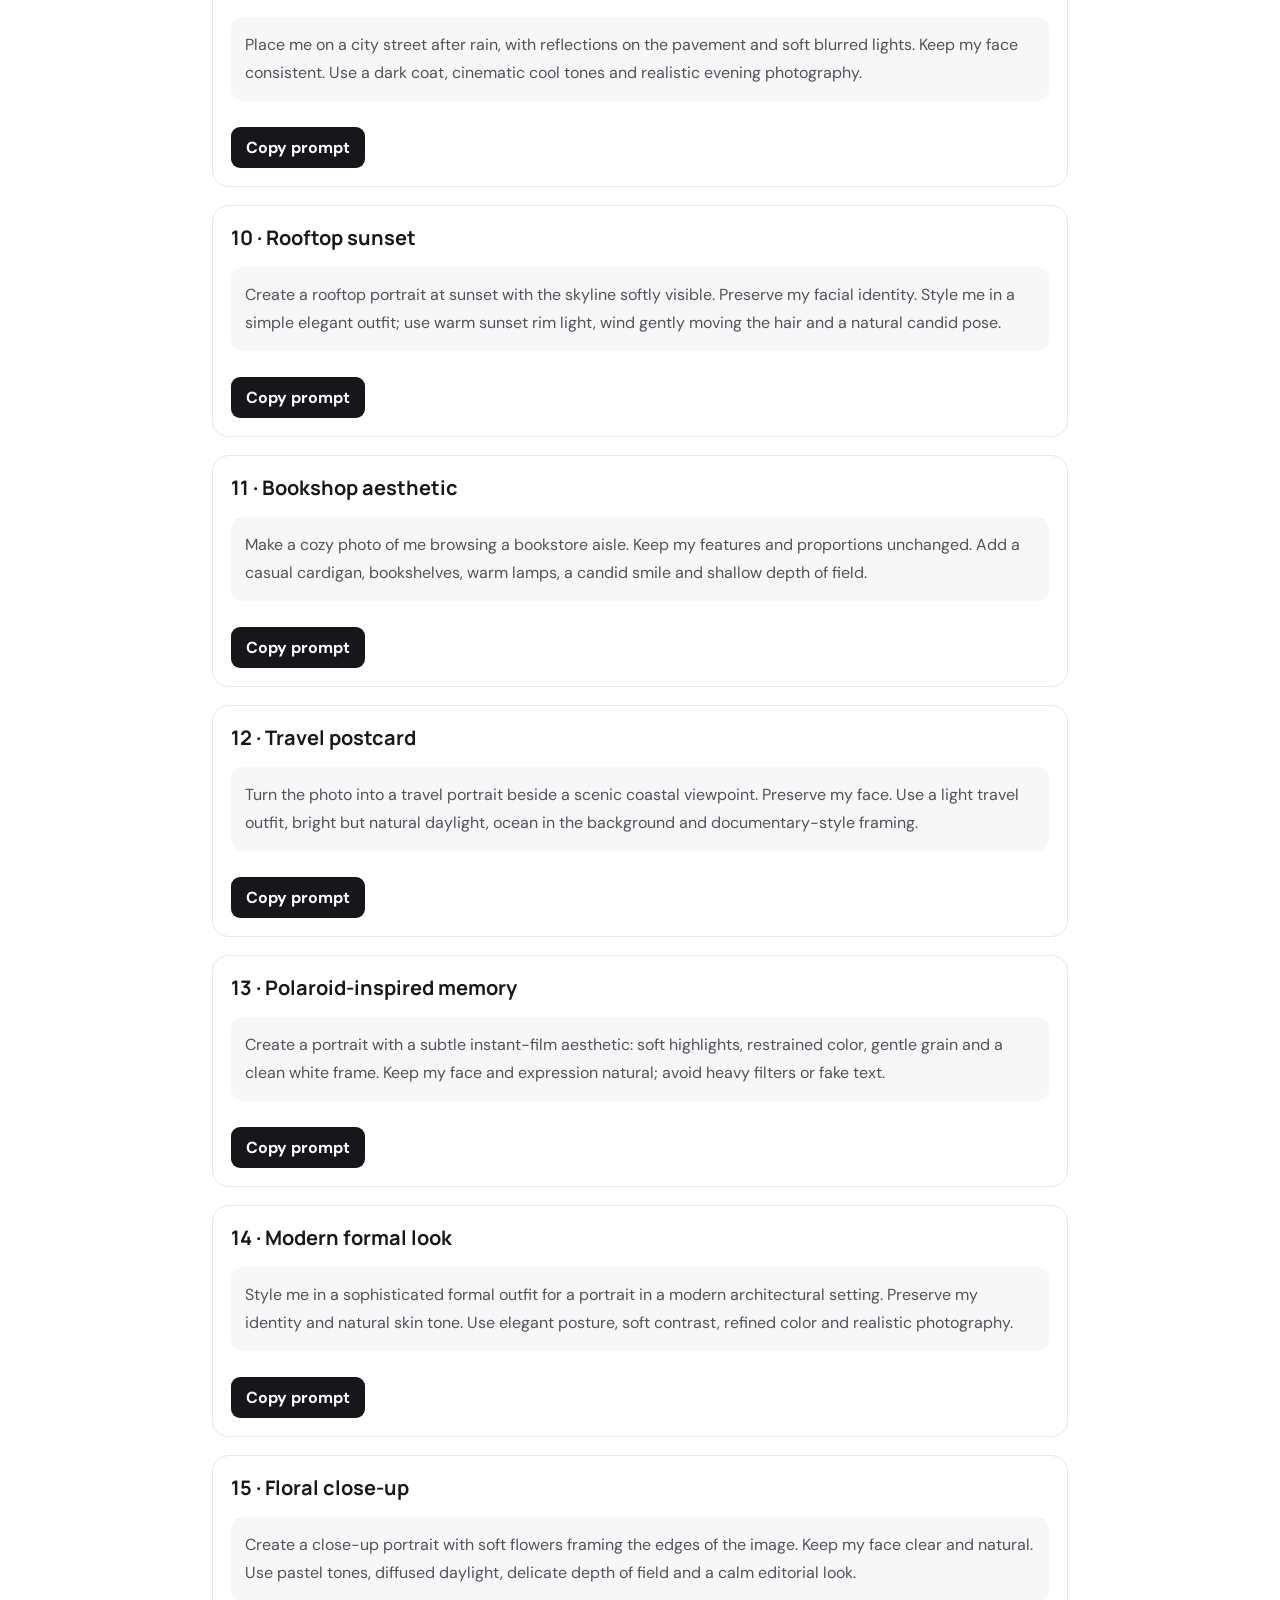
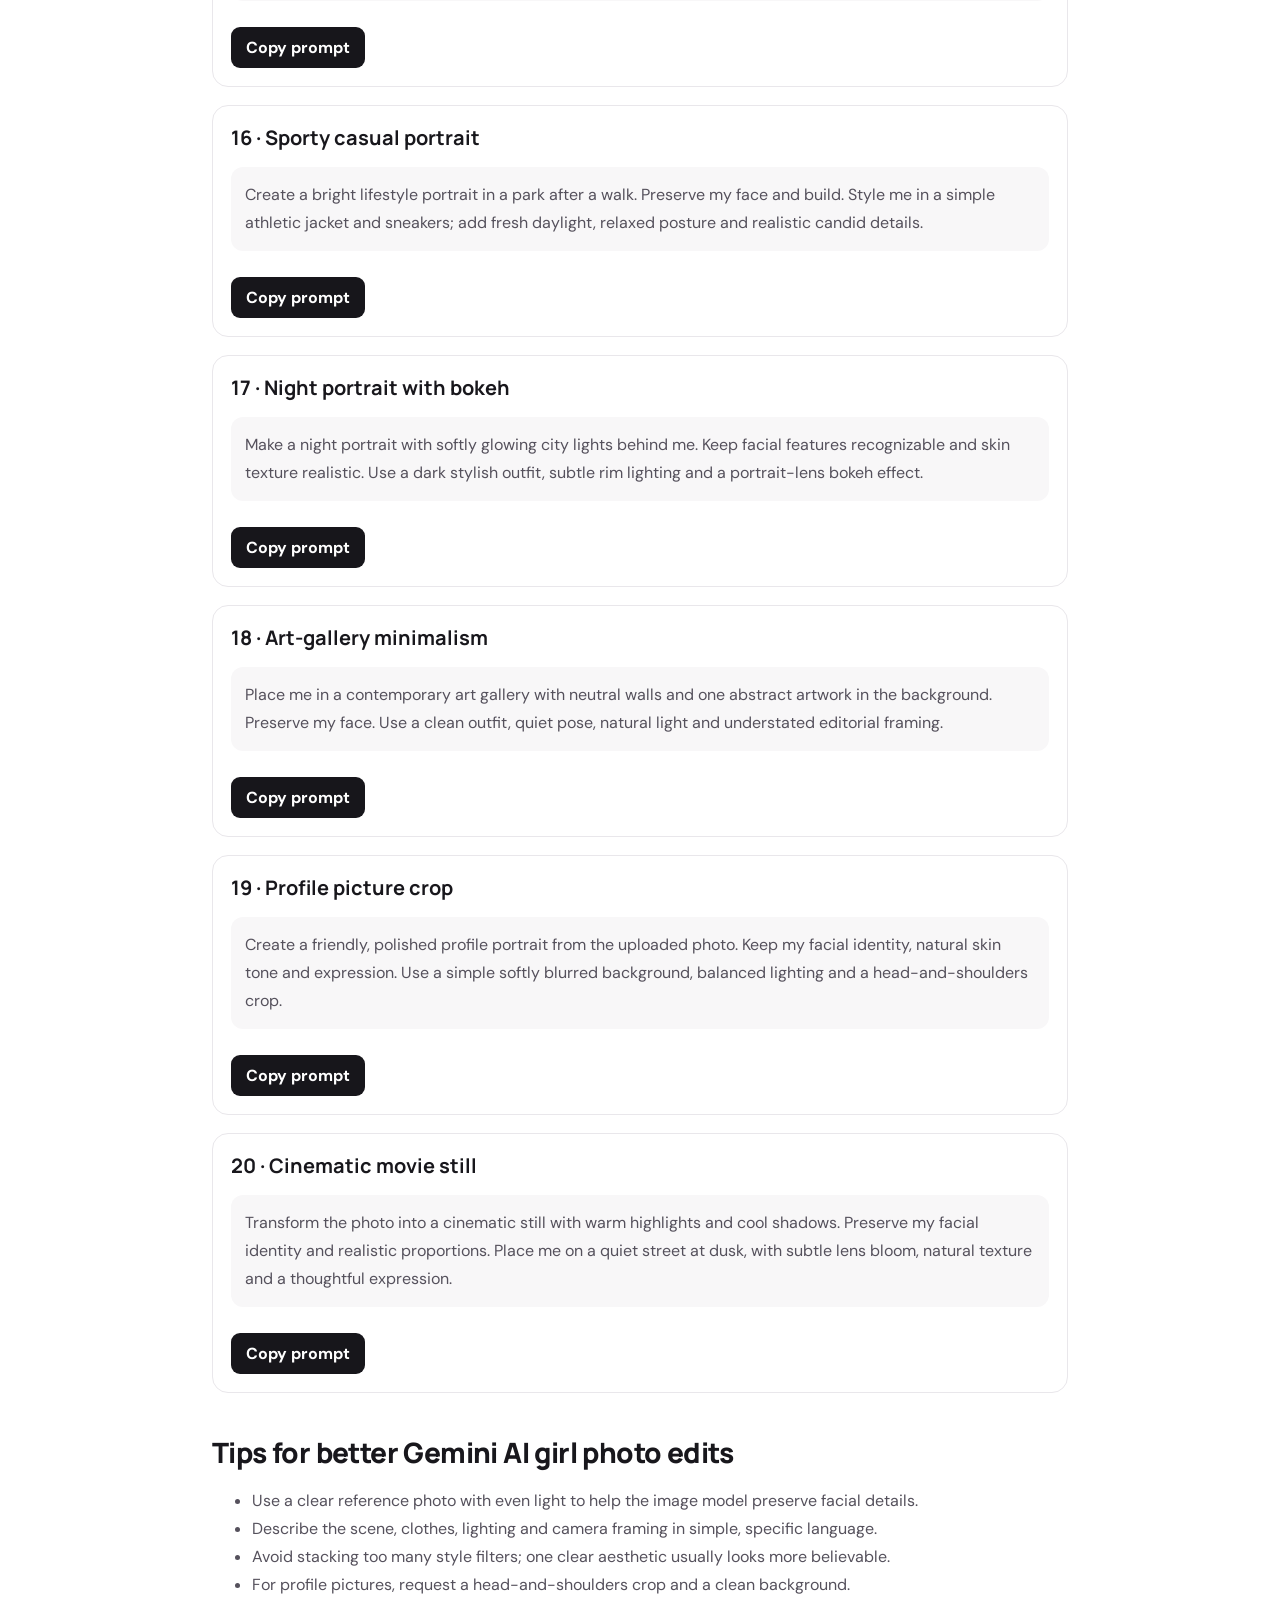
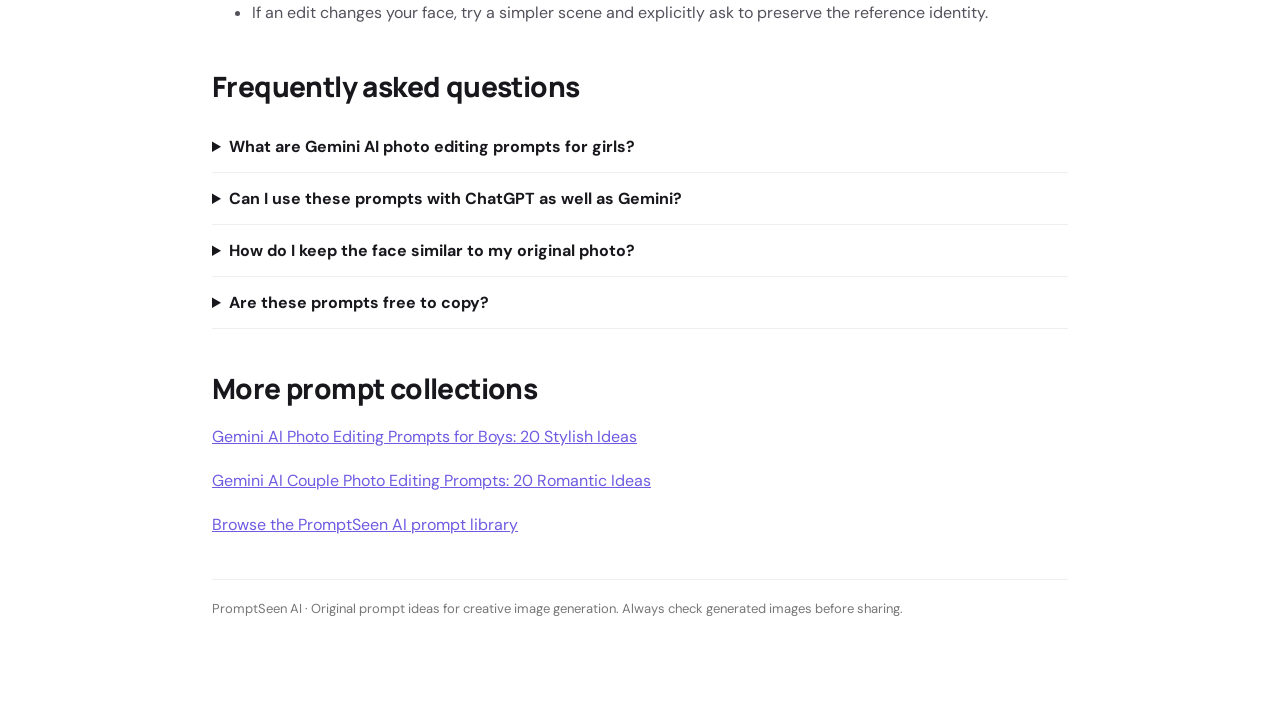
<file: articles/gemini-ai-photo-editing-prompts-for-girls.html>
<!doctype html>
<html lang="en"><head><meta charset="utf-8"><meta name="viewport" content="width=device-width, initial-scale=1">
<title>Gemini AI Photo Editing Prompts for Girls: 20 Ideas | PromptSeen AI</title>
<meta name="description" content="Explore 20 original Gemini AI photo editing prompts for girls: soft portraits, street style, fashion, travel, vintage, studio and profile-picture ideas.">
<meta name="keywords" content="Gemini AI photo editing prompts for girls, AI photo prompts girls, girl portrait prompts, aesthetic Gemini prompts, ChatGPT photo editing prompts, Instagram photo prompts, fashion portrait prompt, soft aesthetic photo, cinematic girl portrait, profile picture prompts">
<meta name="robots" content="index,follow,max-image-preview:large"><link rel="canonical" href="https://promptseen-ai.github.io/articles/gemini-ai-photo-editing-prompts-for-girls.html">
<meta property="og:title" content="Gemini AI Photo Editing Prompts for Girls: 20 Ideas"><meta property="og:description" content="20 original copy-ready prompts for portraits, fashion, travel, vintage and profile-picture styles."><meta property="og:type" content="article"><meta property="og:url" content="https://promptseen-ai.github.io/articles/gemini-ai-photo-editing-prompts-for-girls.html"><meta name="twitter:card" content="summary_large_image"><meta name="twitter:title" content="Gemini AI Photo Editing Prompts for Girls: 20 Ideas"><meta name="twitter:description" content="Try 20 original portrait and fashion prompts for Gemini and other image editors."><link rel="stylesheet" href="../styles.css">
<style>
.article-wrap{max-width:900px;margin:0 auto;padding:56px 22px 90px}.crumb{font-size:13px;color:#777;margin-bottom:20px}.article-wrap h1{font:800 clamp(34px,5vw,54px)/1.1 Manrope,sans-serif;letter-spacing:-1.5px;margin:12px 0 20px}.article-lead{font-size:18px;line-height:1.75;color:#595661}.article-meta{font-size:13px;color:#777;margin:18px 0 28px}.article-wrap h2{font:800 28px Manrope,sans-serif;letter-spacing:-.6px;margin:40px 0 16px}.article-wrap h3{font:700 20px Manrope,sans-serif;margin:20px 0 10px}.article-wrap p,.article-wrap li{line-height:1.75;color:#55515c}.quick-box{background:#f7f5ff;border:1px solid #e7e1ff;border-radius:18px;padding:20px;margin:24px 0}.prompt-card{border:1px solid #e9e7eb;border-radius:16px;padding:18px;margin:18px 0}.prompt-card h3{margin-top:0}.prompt-text{background:#f8f7f8;border-radius:12px;padding:14px;line-height:1.65;color:#403d47;white-space:pre-wrap}.copy-prompt{margin-top:10px;background:#17161b;color:#fff;border:0;border-radius:9px;padding:10px 15px;font-weight:700;cursor:pointer}.article-wrap .related a{color:#6e5be2;text-decoration:underline}.article-wrap details{border-bottom:1px solid #eee;padding:15px 0}.article-wrap summary{font-weight:700;cursor:pointer}.article-wrap .faq-answer{padding:6px 0 0}.article-footer{border-top:1px solid #eee;padding-top:20px;margin-top:40px;color:#777;font-size:13px}@media(max-width:600px){.article-wrap{padding-top:32px}.prompt-card{padding:13px}.article-wrap h2{font-size:24px}}
</style>
<script type="application/ld+json">{"@context":"https://schema.org","@type":"Article","headline":"Gemini AI Photo Editing Prompts for Girls: 20 Ideas","description":"20 original photo editing prompts for girls covering soft portraits, fashion, travel, vintage and profile-picture aesthetics.","mainEntityOfPage":{"@type":"WebPage","@id":"https://promptseen-ai.github.io/articles/gemini-ai-photo-editing-prompts-for-girls.html"},"datePublished":"2026-11-24","dateModified":"2026-11-24","author":{"@type":"Organization","name":"PromptSeen AI"},"publisher":{"@type":"Organization","name":"PromptSeen AI","url":"https://promptseen-ai.github.io/"},"articleSection":"AI Photo Prompts","keywords":["Gemini AI photo editing prompts for girls","aesthetic photo prompts","fashion portrait","cinematic portrait","profile picture prompt"]}</script></head>
<body><header class="site-header"><a class="brand" href="../index.html"><span class="brand-mark">P</span><span>PromptSeen<span class="brand-ai"> AI</span></span></a><nav class="main-nav"><a href="../index.html#photo">Photo Prompts</a><a href="../index.html#video">Video Prompts</a><a href="../index.html#templates">Templates</a></nav><div class="header-actions"><a class="button button-dark" href="../index.html#latest">Explore prompts ↗</a></div></header>
<main class="article-wrap"><div class="crumb"><a href="../index.html">Home</a> / AI Photo Prompts / Girls</div><div class="eyebrow">AI PHOTO PROMPTS · GIRLS</div><h1>Gemini AI Photo Editing Prompts for Girls: 20 Stylish Ideas</h1>
<p class="article-lead">Want a fresh portrait, a fashion-inspired edit, or an Instagram-ready picture without starting from scratch? These 20 original Gemini AI photo editing prompts for girls cover soft aesthetics, street style, studio lighting, travel scenes, vintage looks and more. Use them with Gemini or another image editor that supports photo references.</p><div class="article-meta">20 copy-ready ideas · Updated November 24, 2026</div>
<div class="quick-box"><strong>Quick start:</strong> Upload a clear photo if you want to preserve your own appearance. Paste one prompt, then customize outfit colors, background, framing or mood. Always review the result for face, hands, clothing and text accuracy.</div>
<h2>How to use these AI photo prompts</h2><ol><li>Choose a well-lit photo with your face clearly visible.</li><li>Upload it to your image-editing AI if you want a photo-based edit.</li><li>Copy a prompt below and paste it with the image.</li><li>Change one detail at a time—such as the outfit or setting—to fine-tune the output.</li><li>Keep the final image natural and check that the face and details look like you.</li></ol>
<h2>20 Gemini photo editing prompts for girls</h2>
<section class="prompt-card"><h3>01 · Soft window-light portrait</h3><p class="prompt-text">Edit the uploaded photo into a relaxed portrait beside a large window. Keep my facial identity and natural skin tone consistent. Use a cream blouse, soft daylight, subtle shadows, uncluttered background, realistic skin texture and a calm editorial mood. Portrait crop 4:5.</p><button class="copy-prompt" type="button" onclick="navigator.clipboard.writeText(this.previousElementSibling.textContent).then(()=>{this.textContent='Copied!';setTimeout(()=>this.textContent='Copy prompt',1200)})">Copy prompt</button></section><section class="prompt-card"><h3>02 · Cozy café candid</h3><p class="prompt-text">Create a candid café photo of me seated beside a window with a warm latte and a book. Preserve my face and proportions. Style me in a neutral knit sweater; add warm natural light, gentle background blur and realistic candid photography.</p><button class="copy-prompt" type="button" onclick="navigator.clipboard.writeText(this.previousElementSibling.textContent).then(()=>{this.textContent='Copied!';setTimeout(()=>this.textContent='Copy prompt',1200)})">Copy prompt</button></section><section class="prompt-card"><h3>03 · Pastel studio portrait</h3><p class="prompt-text">Make a clean studio portrait with a pale lavender backdrop and soft diffused light. Keep my features recognizable and natural. Add a pastel outfit, simple pose, minimal makeup styling and crisp photographic detail.</p><button class="copy-prompt" type="button" onclick="navigator.clipboard.writeText(this.previousElementSibling.textContent).then(()=>{this.textContent='Copied!';setTimeout(()=>this.textContent='Copy prompt',1200)})">Copy prompt</button></section><section class="prompt-card"><h3>04 · Golden-hour garden</h3><p class="prompt-text">Place me in a sunlit garden during golden hour, with flowers softly blurred in the foreground. Preserve my identity and natural skin tone. Add a light flowing outfit, warm rim light and a dreamy but realistic camera look.</p><button class="copy-prompt" type="button" onclick="navigator.clipboard.writeText(this.previousElementSibling.textContent).then(()=>{this.textContent='Copied!';setTimeout(()=>this.textContent='Copy prompt',1200)})">Copy prompt</button></section><section class="prompt-card"><h3>05 · City street fashion</h3><p class="prompt-text">Create an urban fashion portrait on a quiet city sidewalk. Keep my face and body proportions unchanged. Style me in a tailored jacket, straight-leg jeans and sneakers; use overcast soft light, modern street photography and subtle depth of field.</p><button class="copy-prompt" type="button" onclick="navigator.clipboard.writeText(this.previousElementSibling.textContent).then(()=>{this.textContent='Copied!';setTimeout(()=>this.textContent='Copy prompt',1200)})">Copy prompt</button></section><section class="prompt-card"><h3>06 · Classic black-and-white</h3><p class="prompt-text">Convert the portrait into timeless black-and-white photography. Preserve my facial details and natural expression. Use directional window light, gentle film grain, deep but detailed shadows and elegant composition.</p><button class="copy-prompt" type="button" onclick="navigator.clipboard.writeText(this.previousElementSibling.textContent).then(()=>{this.textContent='Copied!';setTimeout(()=>this.textContent='Copy prompt',1200)})">Copy prompt</button></section><section class="prompt-card"><h3>07 · Vintage film snapshot</h3><p class="prompt-text">Give the photo an early-2000s compact-camera feel: slightly warm color, direct flash, mild grain and natural imperfections. Keep my face recognizable, clothing realistic and background like a casual indoor gathering.</p><button class="copy-prompt" type="button" onclick="navigator.clipboard.writeText(this.previousElementSibling.textContent).then(()=>{this.textContent='Copied!';setTimeout(()=>this.textContent='Copy prompt',1200)})">Copy prompt</button></section><section class="prompt-card"><h3>08 · Minimalist fashion editorial</h3><p class="prompt-text">Create a minimalist fashion editorial against a warm off-white wall. Preserve my features. Add a monochrome outfit, relaxed pose, clean composition, soft side lighting and realistic fabric texture.</p><button class="copy-prompt" type="button" onclick="navigator.clipboard.writeText(this.previousElementSibling.textContent).then(()=>{this.textContent='Copied!';setTimeout(()=>this.textContent='Copy prompt',1200)})">Copy prompt</button></section><section class="prompt-card"><h3>09 · Rainy city reflections</h3><p class="prompt-text">Place me on a city street after rain, with reflections on the pavement and soft blurred lights. Keep my face consistent. Use a dark coat, cinematic cool tones and realistic evening photography.</p><button class="copy-prompt" type="button" onclick="navigator.clipboard.writeText(this.previousElementSibling.textContent).then(()=>{this.textContent='Copied!';setTimeout(()=>this.textContent='Copy prompt',1200)})">Copy prompt</button></section><section class="prompt-card"><h3>10 · Rooftop sunset</h3><p class="prompt-text">Create a rooftop portrait at sunset with the skyline softly visible. Preserve my facial identity. Style me in a simple elegant outfit; use warm sunset rim light, wind gently moving the hair and a natural candid pose.</p><button class="copy-prompt" type="button" onclick="navigator.clipboard.writeText(this.previousElementSibling.textContent).then(()=>{this.textContent='Copied!';setTimeout(()=>this.textContent='Copy prompt',1200)})">Copy prompt</button></section><section class="prompt-card"><h3>11 · Bookshop aesthetic</h3><p class="prompt-text">Make a cozy photo of me browsing a bookstore aisle. Keep my features and proportions unchanged. Add a casual cardigan, bookshelves, warm lamps, a candid smile and shallow depth of field.</p><button class="copy-prompt" type="button" onclick="navigator.clipboard.writeText(this.previousElementSibling.textContent).then(()=>{this.textContent='Copied!';setTimeout(()=>this.textContent='Copy prompt',1200)})">Copy prompt</button></section><section class="prompt-card"><h3>12 · Travel postcard</h3><p class="prompt-text">Turn the photo into a travel portrait beside a scenic coastal viewpoint. Preserve my face. Use a light travel outfit, bright but natural daylight, ocean in the background and documentary-style framing.</p><button class="copy-prompt" type="button" onclick="navigator.clipboard.writeText(this.previousElementSibling.textContent).then(()=>{this.textContent='Copied!';setTimeout(()=>this.textContent='Copy prompt',1200)})">Copy prompt</button></section><section class="prompt-card"><h3>13 · Polaroid-inspired memory</h3><p class="prompt-text">Create a portrait with a subtle instant-film aesthetic: soft highlights, restrained color, gentle grain and a clean white frame. Keep my face and expression natural; avoid heavy filters or fake text.</p><button class="copy-prompt" type="button" onclick="navigator.clipboard.writeText(this.previousElementSibling.textContent).then(()=>{this.textContent='Copied!';setTimeout(()=>this.textContent='Copy prompt',1200)})">Copy prompt</button></section><section class="prompt-card"><h3>14 · Modern formal look</h3><p class="prompt-text">Style me in a sophisticated formal outfit for a portrait in a modern architectural setting. Preserve my identity and natural skin tone. Use elegant posture, soft contrast, refined color and realistic photography.</p><button class="copy-prompt" type="button" onclick="navigator.clipboard.writeText(this.previousElementSibling.textContent).then(()=>{this.textContent='Copied!';setTimeout(()=>this.textContent='Copy prompt',1200)})">Copy prompt</button></section><section class="prompt-card"><h3>15 · Floral close-up</h3><p class="prompt-text">Create a close-up portrait with soft flowers framing the edges of the image. Keep my face clear and natural. Use pastel tones, diffused daylight, delicate depth of field and a calm editorial look.</p><button class="copy-prompt" type="button" onclick="navigator.clipboard.writeText(this.previousElementSibling.textContent).then(()=>{this.textContent='Copied!';setTimeout(()=>this.textContent='Copy prompt',1200)})">Copy prompt</button></section><section class="prompt-card"><h3>16 · Sporty casual portrait</h3><p class="prompt-text">Create a bright lifestyle portrait in a park after a walk. Preserve my face and build. Style me in a simple athletic jacket and sneakers; add fresh daylight, relaxed posture and realistic candid details.</p><button class="copy-prompt" type="button" onclick="navigator.clipboard.writeText(this.previousElementSibling.textContent).then(()=>{this.textContent='Copied!';setTimeout(()=>this.textContent='Copy prompt',1200)})">Copy prompt</button></section><section class="prompt-card"><h3>17 · Night portrait with bokeh</h3><p class="prompt-text">Make a night portrait with softly glowing city lights behind me. Keep facial features recognizable and skin texture realistic. Use a dark stylish outfit, subtle rim lighting and a portrait-lens bokeh effect.</p><button class="copy-prompt" type="button" onclick="navigator.clipboard.writeText(this.previousElementSibling.textContent).then(()=>{this.textContent='Copied!';setTimeout(()=>this.textContent='Copy prompt',1200)})">Copy prompt</button></section><section class="prompt-card"><h3>18 · Art-gallery minimalism</h3><p class="prompt-text">Place me in a contemporary art gallery with neutral walls and one abstract artwork in the background. Preserve my face. Use a clean outfit, quiet pose, natural light and understated editorial framing.</p><button class="copy-prompt" type="button" onclick="navigator.clipboard.writeText(this.previousElementSibling.textContent).then(()=>{this.textContent='Copied!';setTimeout(()=>this.textContent='Copy prompt',1200)})">Copy prompt</button></section><section class="prompt-card"><h3>19 · Profile picture crop</h3><p class="prompt-text">Create a friendly, polished profile portrait from the uploaded photo. Keep my facial identity, natural skin tone and expression. Use a simple softly blurred background, balanced lighting and a head-and-shoulders crop.</p><button class="copy-prompt" type="button" onclick="navigator.clipboard.writeText(this.previousElementSibling.textContent).then(()=>{this.textContent='Copied!';setTimeout(()=>this.textContent='Copy prompt',1200)})">Copy prompt</button></section><section class="prompt-card"><h3>20 · Cinematic movie still</h3><p class="prompt-text">Transform the photo into a cinematic still with warm highlights and cool shadows. Preserve my facial identity and realistic proportions. Place me on a quiet street at dusk, with subtle lens bloom, natural texture and a thoughtful expression.</p><button class="copy-prompt" type="button" onclick="navigator.clipboard.writeText(this.previousElementSibling.textContent).then(()=>{this.textContent='Copied!';setTimeout(()=>this.textContent='Copy prompt',1200)})">Copy prompt</button></section>
<h2>Tips for better Gemini AI girl photo edits</h2><ul><li>Use a clear reference photo with even light to help the image model preserve facial details.</li><li>Describe the scene, clothes, lighting and camera framing in simple, specific language.</li><li>Avoid stacking too many style filters; one clear aesthetic usually looks more believable.</li><li>For profile pictures, request a head-and-shoulders crop and a clean background.</li><li>If an edit changes your face, try a simpler scene and explicitly ask to preserve the reference identity.</li></ul>
<h2>Frequently asked questions</h2>
<details><summary>What are Gemini AI photo editing prompts for girls?</summary><div class="faq-answer"><p>They are text instructions that guide an image editor to create a chosen portrait style, scene, outfit, lighting or composition using a photo reference or a text-only generation.</p></div></details>
<details><summary>Can I use these prompts with ChatGPT as well as Gemini?</summary><div class="faq-answer"><p>Yes. They are written in plain language and can be adapted to image tools that accept prompts and reference photos. Available features and limits depend on the tool.</p></div></details>
<details><summary>How do I keep the face similar to my original photo?</summary><div class="faq-answer"><p>Start with a sharp, well-lit reference, keep the requested scene relatively simple and ask the editor to preserve your facial identity and natural skin tone. Results can still vary between generations.</p></div></details>
<details><summary>Are these prompts free to copy?</summary><div class="faq-answer"><p>Yes. You can copy and customize the text on this page for personal creative use. Image-tool access may have its own limits or pricing.</p></div></details>
<div class="related"><h2>More prompt collections</h2><p><a href="gemini-ai-photo-editing-prompts-for-boys.html">Gemini AI Photo Editing Prompts for Boys: 20 Stylish Ideas</a></p><p><a href="gemini-ai-couple-photo-editing-prompts.html">Gemini AI Couple Photo Editing Prompts: 20 Romantic Ideas</a></p><p><a href="../index.html">Browse the PromptSeen AI prompt library</a></p></div>
<div class="article-footer">PromptSeen AI · Original prompt ideas for creative image generation. Always check generated images before sharing.</div></main><script src="../app.js"></script></body></html>
</file>
<file: styles.css>
@import url('https://fonts.googleapis.com/css2?family=DM+Sans:wght@400;500;600;700&family=Manrope:wght@400;500;600;700;800&display=swap');
:root{--ink:#18171c;--muted:#77747f;--line:#e9e7eb;--paper:#fbfaf9;--violet:#7564e8;--purple:#d9d2ff;--radius:20px}*{box-sizing:border-box}html{scroll-behavior:smooth}body{margin:0;background:#fff;color:var(--ink);font-family:'DM Sans',sans-serif}a{color:inherit;text-decoration:none}button,input{font:inherit}.site-header{height:78px;padding:0 5.4%;display:flex;align-items:center;justify-content:space-between;border-bottom:1px solid #f0eef1;position:sticky;top:0;background:#ffffffed;backdrop-filter:blur(16px);z-index:20}.brand{display:flex;align-items:center;gap:10px;font-weight:800;font-size:19px;letter-spacing:-.6px}.brand-mark{display:grid;place-items:center;width:33px;height:33px;background:#18171c;color:white;border-radius:11px;font-family:Manrope;font-weight:800}.brand-ai{color:#8978f4}.main-nav{display:flex;gap:30px;font-size:13px;color:#65626d}.main-nav a:hover,.footer nav a:hover{color:var(--violet)}.header-actions{display:flex;gap:12px;align-items:center}.button{display:inline-flex;align-items:center;justify-content:center;gap:10px;border:0;border-radius:12px;padding:13px 18px;font-weight:700;font-size:13px;cursor:pointer;transition:.2s}.button-primary{background:#7765e8;color:white;box-shadow:0 8px 20px #7765e833}.button-primary:hover{background:#6554d6;transform:translateY(-1px)}.button-dark{background:#17161b;color:white}.button-outline{background:#fff;border:1px solid var(--line);color:#222}.icon-btn,.menu-toggle{background:none;border:0;font-size:26px;cursor:pointer}.menu-toggle{display:none}.hero{padding:72px 8% 55px;display:grid;grid-template-columns:1fr 1fr;gap:8%;align-items:center;background:linear-gradient(115deg,#fff 45%,#faf8ff)}.hero-copy{max-width:590px}.eyebrow{text-transform:uppercase;letter-spacing:1.7px;font-size:10px;font-weight:700;color:#8272e9;display:flex;align-items:center;gap:8px}.pulse{width:7px;height:7px;border-radius:50%;background:#8575ef;box-shadow:0 0 0 4px #eae6ff}.hero h1{font:800 clamp(42px,5vw,67px)/1.08 Manrope,sans-serif;letter-spacing:-3px;margin:20px 0}.hero h1 span{color:#7868e8}.hero-copy>p{max-width:490px;color:#77737e;line-height:1.8;font-size:15px}.hero-actions{display:flex;align-items:center;gap:25px;margin:26px 0 38px}.text-link{font-size:13px;font-weight:700;color:#514b61}.text-link:hover{color:var(--violet)}.hero-stats{display:flex;gap:35px;padding-top:22px;border-top:1px solid var(--line)}.hero-stats div{display:flex;flex-direction:column;gap:5px}.hero-stats strong{font-size:14px}.hero-stats span{font-size:11px;color:#88838d}.hero-art{position:relative;max-width:500px;margin:auto;width:100%;padding:22px 24px 20px 44px}.art-label{position:absolute;top:0;left:0;z-index:2;display:flex;flex-direction:column;gap:6px}.art-label span{font-size:9px;letter-spacing:1.4px;color:#8879e9;font-weight:700}.art-label strong{font:700 20px Manrope;line-height:1.2}.hero-image{height:435px;border-radius:180px 180px 22px 22px;overflow:hidden;position:relative;background:linear-gradient(145deg,#edc7a4,#ae8067 48%,#312a36);box-shadow:0 24px 50px #42324a21}.hero-image:before{content:'';position:absolute;inset:0;background:radial-gradient(circle at 70% 18%,#fff6d6 0,transparent 23%),linear-gradient(180deg,transparent 42%,#171322aa)}.hero-silhouette{position:absolute;width:65%;height:85%;bottom:-5%;left:18%;border-radius:48% 48% 20% 20%;background:linear-gradient(100deg,#32222c,#9d6353 44%,#35232b);filter:drop-shadow(0 10px 10px #21162140)}.hero-silhouette:before{content:'';position:absolute;width:45%;height:33%;border-radius:50%;background:linear-gradient(100deg,#a8795f,#d5a17d);top:-10%;left:27%;box-shadow:0 -16px 0 10px #34252b}.hero-image-caption{position:absolute;bottom:20px;left:22px;color:#fff;font-size:9px;letter-spacing:1.8px}.floating-note{position:absolute;bottom:45px;right:-12px;display:flex;gap:12px;align-items:center;background:#fff;padding:15px 18px;border-radius:15px;box-shadow:0 14px 30px #25202b19}.note-icon{width:33px;height:33px;display:grid;place-items:center;background:#f1eeff;border-radius:10px;color:#7666e7}.floating-note div{display:flex;flex-direction:column;gap:4px}.floating-note strong{font-size:12px}.floating-note small{font-size:10px;color:#8b8792}.category-strip,.featured-section,.latest-section,.templates-section{padding:62px 7.2%}.category-strip{background:#fbfafc}.section-head{display:flex;justify-content:space-between;align-items:end;margin-bottom:26px}.section-head h2{font:700 30px Manrope;letter-spacing:-1.1px;margin:10px 0}.section-head p{font-size:13px;color:var(--muted);margin:0}.section-head.compact{align-items:center}.category-grid{display:grid;grid-template-columns:repeat(6,1fr);gap:12px}.category-card{padding:18px 15px;min-height:112px;border-radius:15px;display:flex;align-items:center;gap:11px;transition:.2s}.category-card:hover{transform:translateY(-3px)}.cat-emoji{display:grid;place-items:center;width:39px;height:39px;background:#ffffffaa;border-radius:12px;font-size:19px}.category-card>span:nth-child(2){display:flex;flex-direction:column;gap:5px}.category-card strong{font-size:13px}.category-card small{font-size:10px;color:#777}.cat-arrow{margin-left:auto;font-size:14px}.cat-couple{background:#ffe8eb}.cat-portrait{background:#f1e8ff}.cat-street{background:#e3efff}.cat-cinema{background:#e7e8f9}.cat-season{background:#ffefd8}.cat-video{background:#e0f3ed}.featured-grid{display:grid;grid-template-columns:1.25fr 1fr 1fr;gap:20px}.feature-card{border:1px solid #eee;border-radius:18px;overflow:hidden;background:white}.feature-visual{height:235px;position:relative;overflow:hidden;padding:18px;display:flex;flex-direction:column;justify-content:space-between;color:white}.feature-large .feature-visual{height:280px}.visual-tag{font-size:9px;letter-spacing:1.5px;padding:7px 9px;background:#ffffff30;backdrop-filter:blur(6px);border:1px solid #ffffff3a;border-radius:20px;width:max-content}.visual-title{font:700 31px Manrope;letter-spacing:-1.5px}.visual-foot{font-size:9px;letter-spacing:1.4px}.visual-editorial{background:linear-gradient(140deg,#b5a58d,#4e493d 80%)}.visual-editorial:before{content:'';position:absolute;width:65%;height:85%;bottom:-15%;right:0;border-radius:50% 50% 0 0;background:linear-gradient(90deg,#5d4a3d,#c59c7c);opacity:.7}.visual-editorial>*{z-index:1}.visual-neon{background:linear-gradient(140deg,#1b213c,#5b3a83 65%,#d74b7b)}.visual-neon:before{content:'';position:absolute;inset:0;background:radial-gradient(circle at 80% 30%,#ff79cf80,transparent 32%),linear-gradient(0deg,#111a33aa,transparent)}.visual-neon>*{z-index:1}.visual-romance{background:linear-gradient(145deg,#d8b4a5,#b96c58 55%,#432b39)}.visual-romance:before{content:'';position:absolute;width:75%;height:80%;bottom:-30%;left:13%;border-radius:50%;background:#5e3448}.visual-romance>*{z-index:1}.feature-content{padding:20px}.meta{font-size:10px;color:#89848f;letter-spacing:.4px}.feature-content h3{font:700 17px Manrope;line-height:1.35;margin:12px 0}.feature-content p{font-size:12px;color:#7e7985;line-height:1.7}.feature-content .text-link{display:inline-block;margin-top:7px}.latest-section{background:#faf9fc}.filter-row{display:flex;justify-content:space-between;gap:18px;align-items:center;margin:25px 0}.filters{display:flex;gap:7px;flex-wrap:wrap}.filter{border:1px solid #e7e4eb;background:#fff;border-radius:22px;padding:9px 14px;font-size:11px;color:#666;cursor:pointer}.filter.active{background:#201e27;color:white;border-color:#201e27}.search-box{display:flex;align-items:center;gap:8px;background:#fff;border:1px solid #e6e3e9;border-radius:10px;padding:8px 10px;min-width:190px}.search-box input{border:0;outline:0;width:130px;font-size:12px}.search-box button{border:0;background:none;cursor:pointer;color:#777}.prompt-grid{display:grid;grid-template-columns:repeat(3,1fr);gap:18px}.prompt-card{border:1px solid #eeebf0;background:#fff;border-radius:16px;overflow:hidden}.prompt-thumb{height:185px;padding:15px;position:relative;display:flex;align-items:end;overflow:hidden;color:white}.prompt-thumb:before,.prompt-thumb:after{content:'';position:absolute;border-radius:50%;filter:blur(1px)}.prompt-thumb:before{width:170px;height:170px;top:-40px;right:-20px;background:#ffffff33}.prompt-thumb:after{width:100px;height:150px;bottom:-50px;left:40%;background:#11182744}.thumb-1{background:linear-gradient(130deg,#b57d5d,#4a3648)}.thumb-2{background:linear-gradient(130deg,#273d5a,#c667a1)}.thumb-3{background:linear-gradient(130deg,#e5bd85,#b35e48)}.thumb-4{background:linear-gradient(130deg,#313a4d,#8c6cbe)}.thumb-5{background:linear-gradient(130deg,#657b6d,#c2b58a)}.thumb-6{background:linear-gradient(130deg,#b99a8d,#5e4652)}.thumb-7{background:linear-gradient(130deg,#2b2e3b,#b65379)}.thumb-8{background:linear-gradient(130deg,#d5a94e,#77623c)}.thumb-9{background:linear-gradient(130deg,#477d8b,#1e2c46)}.thumb-10{background:linear-gradient(130deg,#9b6650,#3d2b3e)}.thumb-11{background:linear-gradient(130deg,#728ba7,#2c3144)}.thumb-12{background:linear-gradient(130deg,#9c7650,#473c32)}.thumb-title{position:relative;z-index:1;font:700 22px Manrope;letter-spacing:-.7px;max-width:75%}.thumb-label{position:absolute;top:14px;left:14px;z-index:1;font-size:8px;letter-spacing:1.4px;background:#ffffff30;padding:6px 8px;border-radius:12px}.prompt-info{padding:17px}.prompt-info .meta{display:flex;justify-content:space-between}.prompt-info h3{font:700 15px Manrope;line-height:1.4;margin:10px 0}.prompt-info p{font-size:11px;color:#777;line-height:1.65;min-height:38px}.prompt-actions{display:flex;align-items:center;justify-content:space-between;margin-top:14px}.copy-btn{border:1px solid #e5e2e9;background:white;border-radius:9px;padding:9px 12px;font-size:11px;font-weight:700;cursor:pointer}.copy-btn:hover{border-color:#7969e9;color:#6c5be0}.copy-btn.copied{background:#e8f7ee;border-color:#bce6cb;color:#227647}.prompt-tags{display:flex;gap:5px;flex-wrap:wrap}.tag{font-size:9px;background:#f4f2f8;padding:5px 7px;border-radius:6px;color:#7b7488}.load-more-wrap{text-align:center;margin-top:32px}.video-section{padding:35px 7.2% 65px}.video-banner{background:#171620;color:white;border-radius:24px;padding:55px 7%;display:grid;grid-template-columns:1fr 1fr;align-items:center;overflow:hidden}.video-text h2{font:800 38px/1.15 Manrope;letter-spacing:-1.6px;margin:17px 0}.video-text p{color:#b4b1bf;line-height:1.7;font-size:13px;max-width:420px;margin-bottom:24px}.video-art{height:300px;position:relative;display:grid;place-items:center}.video-orb{position:absolute;border-radius:50%;filter:blur(1px)}.orb-one{width:280px;height:280px;background:radial-gradient(circle at 30% 30%,#f3a7c6,#7c50dc 50%,#31294d);box-shadow:0 0 60px #805be166}.orb-two{width:190px;height:190px;border:1px solid #ffffff80;transform:rotate(-25deg);border-radius:40%;background:#ffffff0d}.video-play{z-index:2;width:58px;height:58px;border-radius:50%;background:#ffffff25;display:grid;place-items:center;border:1px solid #ffffff80}.video-caption{position:absolute;bottom:5px;right:5px;font-size:9px;letter-spacing:2px;color:#aaa}.template-grid{display:grid;grid-template-columns:repeat(3,1fr);gap:20px}.template-card{display:flex;flex-direction:column;gap:15px}.template-visual{height:180px;border-radius:16px;padding:16px;position:relative;display:flex;align-items:center;justify-content:center;text-align:center;color:white;font:800 24px/1.05 Manrope;letter-spacing:-1px}.template-visual span{position:absolute;top:14px;left:14px;font-size:9px;letter-spacing:1px}.template-a{background:linear-gradient(135deg,#e39b9f,#6c427b)}.template-b{background:linear-gradient(135deg,#b7c4b2,#56717d)}.template-c{background:linear-gradient(135deg,#e5bd86,#79514b)}.template-card h3{font:700 16px Manrope;margin:9px 0}.template-card p{font-size:12px;color:#777;line-height:1.65;margin:0}.newsletter{padding:50px 8%;background:#f1efff;display:flex;align-items:center;justify-content:space-between}.newsletter h2{font:800 32px/1.2 Manrope;letter-spacing:-1px;margin:12px 0}.newsletter p{font-size:13px;color:#777}.footer{padding:30px 7%;display:flex;align-items:center;justify-content:space-between;gap:18px;flex-wrap:wrap;border-top:1px solid #eee;font-size:11px;color:#777}.footer nav{display:flex;gap:17px}.footer small{width:100%;padding-top:16px;border-top:1px solid #eee}.menu-toggle{display:none}
@media(max-width:1050px){.main-nav{gap:15px}.category-grid{grid-template-columns:repeat(3,1fr)}.hero{padding-left:6%;padding-right:6%;gap:5%}.hero-image{height:390px}.prompt-grid{grid-template-columns:repeat(2,1fr)}.featured-grid{grid-template-columns:1fr 1fr}.feature-large{grid-column:span 2}.feature-large .feature-visual{height:250px}}
@media(max-width:720px){.site-header{height:65px;padding:0 5%}.main-nav{display:none;position:absolute;top:65px;left:0;right:0;background:white;border-bottom:1px solid #eee;padding:20px;flex-direction:column;gap:18px}.main-nav.open{display:flex}.header-actions .button{display:none}.menu-toggle{display:block;font-size:20px}.hero{grid-template-columns:1fr;padding:45px 6% 38px}.hero h1{font-size:45px;letter-spacing:-2px}.hero-art{max-width:380px;margin-top:20px}.hero-image{height:340px}.hero-stats{gap:22px}.category-strip,.featured-section,.latest-section,.templates-section{padding:43px 5%}.section-head{align-items:start;gap:12px}.section-head h2{font-size:25px}.category-grid{grid-template-columns:repeat(2,1fr)}.category-card{min-height:90px;padding:12px}.featured-grid{grid-template-columns:1fr}.feature-large{grid-column:auto}.feature-large .feature-visual{height:230px}.feature-visual{height:220px}.filter-row{flex-direction:column;align-items:stretch}.search-box{width:100%}.search-box input{flex:1}.prompt-grid{grid-template-columns:1fr}.prompt-thumb{height:210px}.video-section{padding:25px 5% 45px}.video-banner{grid-template-columns:1fr;padding:35px 8%}.video-text h2{font-size:32px}.video-art{height:240px}.orb-one{width:230px;height:230px}.template-grid{grid-template-columns:1fr}.template-visual{height:210px}.newsletter{padding:40px 7%;flex-direction:column;align-items:flex-start;gap:20px}.footer{padding:25px 6%;flex-direction:column;align-items:flex-start}.footer nav{flex-wrap:wrap}.footer small{margin-top:8px}.floating-note{right:0;bottom:30px}.section-head.compact{flex-direction:row;align-items:center}}
@media(min-width:721px) and (max-width:900px){.main-nav{font-size:11px}.header-actions{gap:6px}.hero h1{font-size:48px}.hero-image{height:340px}}
</file>
